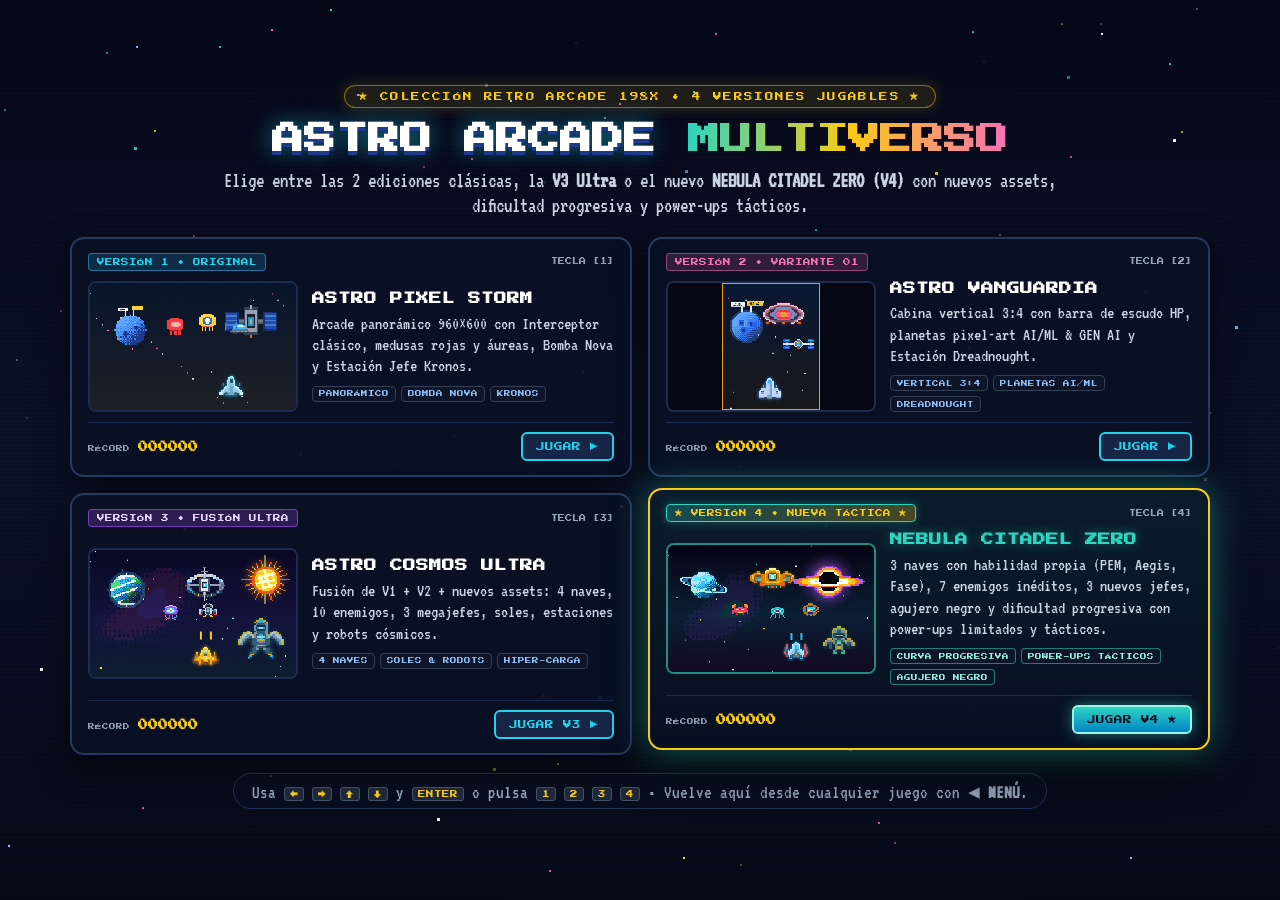
<file: index.html>
<!DOCTYPE html>
<html lang="es">
<head>
  <meta charset="UTF-8" />
  <meta name="viewport" content="width=device-width, initial-scale=1.0" />
  <title>RETRO ARCADE MULTIVERSO — Selector de Versiones</title>
  <link rel="preconnect" href="https://fonts.googleapis.com" />
  <link rel="preconnect" href="https://fonts.gstatic.com" crossorigin />
  <link href="https://fonts.googleapis.com/css2?family=Press+Start+2P&family=VT323&display=swap" rel="stylesheet" />
  <style>
    :root {
      --bg-void: #040712;
      --card-bg: rgba(10, 17, 36, 0.92);
      --cyan: #22d3ee;
      --teal: #2dd4bf;
      --gold: #facc15;
      --orange: #fb923c;
      --pink: #f472b6;
      --violet: #a855f7;
      --text: #f8fafc;
      --muted: #94a3b8;
      --font-pixel: "Press Start 2P", "Courier New", monospace;
      --font-retro: "VT323", "Courier New", monospace;
    }

    * {
      box-sizing: border-box;
      margin: 0;
      padding: 0;
    }

    html, body {
      min-height: 100%;
      background: var(--bg-void);
      color: var(--text);
      font-family: var(--font-pixel);
      overflow-x: hidden;
    }

    #bg-canvas {
      position: fixed;
      inset: 0;
      width: 100%;
      height: 100%;
      z-index: 0;
      image-rendering: pixelated;
    }

    .crt-lines {
      position: fixed;
      inset: 0;
      z-index: 1;
      pointer-events: none;
      background: repeating-linear-gradient(
        to bottom,
        rgba(255, 255, 255, 0) 0px,
        rgba(255, 255, 255, 0) 2px,
        rgba(0, 0, 0, 0.14) 3px,
        rgba(0, 0, 0, 0.14) 4px
      );
    }

    .launcher {
      position: relative;
      z-index: 2;
      max-width: 1180px;
      min-height: 100vh;
      margin: 0 auto;
      padding: 20px 20px 26px;
      display: flex;
      flex-direction: column;
      justify-content: center;
      align-items: center;
      gap: 18px;
    }

    .hero {
      text-align: center;
      max-width: 860px;
    }

    .coin-pill {
      display: inline-block;
      font-size: 8.5px;
      letter-spacing: 1.4px;
      color: var(--gold);
      background: rgba(250, 204, 21, 0.1);
      border: 1.5px solid rgba(250, 204, 21, 0.45);
      border-radius: 999px;
      padding: 6px 14px;
      margin-bottom: 10px;
      box-shadow: 0 0 14px rgba(250, 204, 21, 0.2);
    }

    h1 {
      font-size: clamp(20px, 3.2vw, 32px);
      line-height: 1.32;
      color: #fff;
      text-shadow: 0 4px 0 #1e3a8a, 0 0 22px rgba(34, 211, 238, 0.55);
      margin-bottom: 8px;
    }

    h1 span {
      background: linear-gradient(90deg, #2dd4bf, #facc15, #f472b6);
      -webkit-background-clip: text;
      background-clip: text;
      color: transparent;
      text-shadow: none;
    }

    .hero-sub {
      font-family: var(--font-retro);
      font-size: 21px;
      line-height: 1.2;
      color: #cbd5e1;
    }

    .cards-grid {
      width: 100%;
      display: grid;
      grid-template-columns: repeat(2, minmax(0, 1fr));
      gap: 16px;
      align-items: stretch;
    }

    .game-card {
      position: relative;
      display: flex;
      flex-direction: column;
      background: var(--card-bg);
      border: 2.5px solid #283a61;
      border-radius: 14px;
      padding: 14px 16px;
      text-decoration: none;
      color: inherit;
      transition: transform 0.18s ease, border-color 0.18s ease, box-shadow 0.18s ease;
      box-shadow: 0 12px 32px rgba(0, 0, 0, 0.55);
      overflow: hidden;
    }

    .game-card:hover,
    .game-card.focused {
      transform: translateY(-5px);
      border-color: var(--cyan);
      box-shadow: 0 0 26px rgba(34, 211, 238, 0.32), 0 16px 38px rgba(0, 0, 0, 0.65);
    }

    .game-card.featured {
      border-color: rgba(45, 212, 191, 0.8);
      background: linear-gradient(180deg, rgba(11, 30, 44, 0.95) 0%, rgba(8, 16, 32, 0.96) 100%);
      box-shadow: 0 0 26px rgba(45, 212, 191, 0.28), 0 14px 36px rgba(0, 0, 0, 0.65);
    }

    .game-card.featured:hover,
    .game-card.featured.focused {
      border-color: var(--gold);
      box-shadow: 0 0 34px rgba(45, 212, 191, 0.45), 0 18px 42px rgba(0, 0, 0, 0.72);
    }

    .card-top {
      display: flex;
      justify-content: space-between;
      align-items: center;
      gap: 8px;
      margin-bottom: 10px;
    }

    .ver-badge {
      font-size: 7.5px;
      padding: 4px 8px;
      border-radius: 4px;
      background: rgba(56, 189, 248, 0.16);
      border: 1px solid rgba(56, 189, 248, 0.5);
      color: var(--cyan);
    }

    .ver-badge.v2 {
      background: rgba(244, 114, 182, 0.16);
      border-color: rgba(244, 114, 182, 0.5);
      color: var(--pink);
    }

    .ver-badge.v3 {
      background: rgba(168, 85, 247, 0.22);
      border-color: rgba(168, 85, 247, 0.6);
      color: #e9d5ff;
    }

    .ver-badge.v4 {
      background: linear-gradient(90deg, rgba(45, 212, 191, 0.26), rgba(250, 204, 21, 0.25));
      border-color: var(--teal);
      color: var(--gold);
      box-shadow: 0 0 10px rgba(45, 212, 191, 0.35);
    }

    .key-hint {
      font-size: 7px;
      color: var(--muted);
    }

    .card-body-split {
      display: grid;
      grid-template-columns: 210px 1fr;
      gap: 14px;
      align-items: center;
      flex: 1;
      margin-bottom: 10px;
    }

    .preview-frame {
      width: 100%;
      aspect-ratio: 16 / 10;
      border-radius: 8px;
      overflow: hidden;
      border: 2px solid #1e2d4f;
      background: #060a16;
    }

    .game-card.featured .preview-frame {
      border-color: rgba(45, 212, 191, 0.65);
    }

    .preview-frame canvas {
      width: 100%;
      height: 100%;
      display: block;
      image-rendering: pixelated;
      image-rendering: crisp-edges;
    }

    .card-info {
      display: flex;
      flex-direction: column;
      gap: 6px;
    }

    .card-title {
      font-size: 12.5px;
      line-height: 1.35;
      color: #fff;
    }

    .game-card.featured .card-title {
      color: var(--teal);
      text-shadow: 0 0 12px rgba(45, 212, 191, 0.45);
    }

    .card-desc {
      font-family: var(--font-retro);
      font-size: 18px;
      line-height: 1.18;
      color: #cbd5e1;
    }

    .tags-list {
      display: flex;
      flex-wrap: wrap;
      gap: 5px;
      margin-top: 2px;
    }

    .tag {
      font-size: 6.5px;
      padding: 3.5px 6px;
      border-radius: 4px;
      background: rgba(15, 23, 42, 0.9);
      border: 1px solid #334155;
      color: #93c5fd;
    }

    .game-card.featured .tag {
      border-color: rgba(45, 212, 191, 0.55);
      color: #99f6e4;
    }

    .card-footer {
      display: flex;
      justify-content: space-between;
      align-items: center;
      gap: 8px;
      padding-top: 9px;
      border-top: 1px solid #1e2d4f;
    }

    .hi-box {
      display: flex;
      align-items: baseline;
      gap: 8px;
    }

    .hi-box span {
      font-size: 6.5px;
      color: var(--muted);
    }

    .hi-box strong {
      font-size: 10px;
      color: var(--gold);
    }

    .play-pill {
      font-size: 8.5px;
      padding: 8px 13px;
      border-radius: 6px;
      background: #172546;
      border: 2px solid var(--cyan);
      color: var(--cyan);
      transition: all 0.14s ease;
    }

    .game-card:hover .play-pill,
    .game-card.focused .play-pill {
      background: var(--cyan);
      color: #050814;
    }

    .game-card.featured .play-pill {
      background: linear-gradient(180deg, #2dd4bf 0%, #0284c7 100%);
      border-color: #99f6e4;
      color: #04101f;
      box-shadow: 0 0 14px rgba(45, 212, 191, 0.5);
    }

    .footer-bar {
      font-family: var(--font-retro);
      font-size: 19px;
      color: #94a3b8;
      text-align: center;
      background: rgba(9, 15, 31, 0.82);
      border: 1px solid #223357;
      border-radius: 999px;
      padding: 6px 18px;
    }

    .footer-bar kbd {
      font-family: var(--font-pixel);
      font-size: 7.5px;
      padding: 2px 5px;
      background: #1e293b;
      border: 1px solid #475569;
      border-radius: 3px;
      color: var(--gold);
    }

    @media (max-width: 980px) {
      .cards-grid {
        grid-template-columns: 1fr;
        max-width: 600px;
      }
    }

    @media (max-width: 560px) {
      .card-body-split {
        grid-template-columns: 1fr;
      }
    }
  </style>
</head>
<body>
  <canvas id="bg-canvas"></canvas>
  <div class="crt-lines"></div>

  <div class="launcher">
    <header class="hero">
      <div class="coin-pill">★ COLECCIÓN RETRO ARCADE 198X • 4 VERSIONES JUGABLES ★</div>
      <h1>ASTRO ARCADE <span>MULTIVERSO</span></h1>
      <p class="hero-sub">
        Elige entre las 2 ediciones clásicas, la <strong>V3 Ultra</strong> o el nuevo <strong>NEBULA CITADEL ZERO (V4)</strong> con nuevos assets, dificultad progresiva y power-ups tácticos.
      </p>
    </header>

    <section class="cards-grid" id="cards-grid">
      <!-- VERSION 1 -->
      <a class="game-card" data-idx="0" href="astro_pixel_storm.html">
        <div class="card-top">
          <span class="ver-badge">VERSIÓN 1 • ORIGINAL</span>
          <span class="key-hint">TECLA [1]</span>
        </div>
        <div class="card-body-split">
          <div class="preview-frame">
            <canvas id="preview-v1" width="320" height="200"></canvas>
          </div>
          <div class="card-info">
            <h2 class="card-title">ASTRO PIXEL STORM</h2>
            <p class="card-desc">
              Arcade panorámico 960×600 con Interceptor clásico, medusas rojas y áureas, Bomba Nova y Estación Jefe Kronos.
            </p>
            <div class="tags-list">
              <span class="tag">PANORÁMICO</span>
              <span class="tag">BOMBA NOVA</span>
              <span class="tag">KRONOS</span>
            </div>
          </div>
        </div>
        <div class="card-footer">
          <div class="hi-box">
            <span>RÉCORD</span>
            <strong id="hi-v1">000000</strong>
          </div>
          <span class="play-pill">JUGAR ▶</span>
        </div>
      </a>

      <!-- VERSION 2 -->
      <a class="game-card" data-idx="1" href="variante_juego_01/ai_studio_code.html">
        <div class="card-top">
          <span class="ver-badge v2">VERSIÓN 2 • VARIANTE 01</span>
          <span class="key-hint">TECLA [2]</span>
        </div>
        <div class="card-body-split">
          <div class="preview-frame">
            <canvas id="preview-v2" width="320" height="200"></canvas>
          </div>
          <div class="card-info">
            <h2 class="card-title">ASTRO VANGUARDIA</h2>
            <p class="card-desc">
              Cabina vertical 3:4 con barra de escudo HP, planetas pixel-art AI/ML &amp; GEN AI y Estación Dreadnought.
            </p>
            <div class="tags-list">
              <span class="tag">VERTICAL 3:4</span>
              <span class="tag">PLANETAS AI/ML</span>
              <span class="tag">DREADNOUGHT</span>
            </div>
          </div>
        </div>
        <div class="card-footer">
          <div class="hi-box">
            <span>RÉCORD</span>
            <strong id="hi-v2">000000</strong>
          </div>
          <span class="play-pill">JUGAR ▶</span>
        </div>
      </a>

      <!-- VERSION 3 -->
      <a class="game-card" data-idx="2" href="variante_juego_02/index.html">
        <div class="card-top">
          <span class="ver-badge v3">VERSIÓN 3 • FUSIÓN ULTRA</span>
          <span class="key-hint">TECLA [3]</span>
        </div>
        <div class="card-body-split">
          <div class="preview-frame">
            <canvas id="preview-v3" width="320" height="200"></canvas>
          </div>
          <div class="card-info">
            <h2 class="card-title">ASTRO COSMOS ULTRA</h2>
            <p class="card-desc">
              Fusión de V1 + V2 + nuevos assets: 4 naves, 10 enemigos, 3 megajefes, soles, estaciones y robots cósmicos.
            </p>
            <div class="tags-list">
              <span class="tag">4 NAVES</span>
              <span class="tag">SOLES &amp; ROBOTS</span>
              <span class="tag">HIPER-CARGA</span>
            </div>
          </div>
        </div>
        <div class="card-footer">
          <div class="hi-box">
            <span>RÉCORD</span>
            <strong id="hi-v3">000000</strong>
          </div>
          <span class="play-pill">JUGAR V3 ▶</span>
        </div>
      </a>

      <!-- VERSION 4 (NEW FEATURED) -->
      <a class="game-card featured focused" data-idx="3" href="variante_juego_03/index.html">
        <div class="card-top">
          <span class="ver-badge v4">★ VERSIÓN 4 • NUEVA TÁCTICA ★</span>
          <span class="key-hint">TECLA [4]</span>
        </div>
        <div class="card-body-split">
          <div class="preview-frame">
            <canvas id="preview-v4" width="320" height="200"></canvas>
          </div>
          <div class="card-info">
            <h2 class="card-title">NEBULA CITADEL ZERO</h2>
            <p class="card-desc">
              3 naves con habilidad propia (PEM, Aegis, Fase), 7 enemigos inéditos, 3 nuevos jefes, agujero negro y dificultad progresiva con power-ups limitados y tácticos.
            </p>
            <div class="tags-list">
              <span class="tag">CURVA PROGRESIVA</span>
              <span class="tag">POWER-UPS TÁCTICOS</span>
              <span class="tag">AGUJERO NEGRO</span>
            </div>
          </div>
        </div>
        <div class="card-footer">
          <div class="hi-box">
            <span>RÉCORD</span>
            <strong id="hi-v4">000000</strong>
          </div>
          <span class="play-pill">JUGAR V4 ★</span>
        </div>
      </a>
    </section>

    <footer class="footer-bar">
      Usa <kbd>←</kbd> <kbd>→</kbd> <kbd>↑</kbd> <kbd>↓</kbd> y <kbd>ENTER</kbd> o pulsa <kbd>1</kbd> <kbd>2</kbd> <kbd>3</kbd> <kbd>4</kbd> • Vuelve aquí desde cualquier juego con <strong>◀ MENÚ</strong>.
    </footer>
  </div>

  <!-- Load V3 & V4 asset packs for live cabinet previews -->
  <script src="variante_juego_02/assets.js"></script>
  <script src="variante_juego_03/assets.js"></script>
  <script>
    (() => {
      'use strict';
      const A = window.ASTRO_ASSETS;
      const N = window.NEBULA_ASSETS;

      // Saved high scores for all 4 versions
      document.getElementById('hi-v1').textContent = String(Number(localStorage.getItem('astro_pixel_storm_highscore_v1') || 0)).padStart(6, '0');
      document.getElementById('hi-v2').textContent = String(Number(localStorage.getItem('astro_vanguardia_hi') || 0)).padStart(6, '0');
      document.getElementById('hi-v3').textContent = String(Number(localStorage.getItem('astro_cosmos_ultra_highscore_v3') || 0)).padStart(6, '0');
      document.getElementById('hi-v4').textContent = String(Number(localStorage.getItem('nebula_citadel_zero_highscore_v4') || 0)).padStart(6, '0');

      const cards = Array.from(document.querySelectorAll('.game-card'));
      let selected = 3; // focus newest Version 4

      function setSelected(idx) {
        selected = (idx + cards.length) % cards.length;
        cards.forEach((c, i) => c.classList.toggle('focused', i === selected));
      }

      cards.forEach((card, i) => {
        card.addEventListener('mouseenter', () => setSelected(i));
      });

      window.addEventListener('keydown', (e) => {
        if (e.code === 'ArrowRight' || e.code === 'KeyD') setSelected(selected + 1);
        else if (e.code === 'ArrowLeft' || e.code === 'KeyA') setSelected(selected - 1);
        else if (e.code === 'ArrowDown' || e.code === 'KeyS') setSelected(selected + 2);
        else if (e.code === 'ArrowUp' || e.code === 'KeyW') setSelected(selected - 2);
        else if (e.code === 'Digit1') window.location.href = cards[0].getAttribute('href');
        else if (e.code === 'Digit2') window.location.href = cards[1].getAttribute('href');
        else if (e.code === 'Digit3') window.location.href = cards[2].getAttribute('href');
        else if (e.code === 'Digit4') window.location.href = cards[3].getAttribute('href');
        else if (e.code === 'Enter' || e.code === 'Space') {
          e.preventDefault();
          window.location.href = cards[selected].getAttribute('href');
        }
      });

      // Ambient Starfield
      const bgCanvas = document.getElementById('bg-canvas');
      const bgCtx = bgCanvas.getContext('2d');
      let bw = 0;
      let bh = 0;
      const bgStars = Array.from({ length: 120 }, () => ({
        x: Math.random(),
        y: Math.random(),
        spd: 0.014 + Math.random() * 0.048,
        sz: Math.random() < 0.25 ? 3 : 2,
        col: ['#ffffff', '#93c5fd', '#fde047', '#f472b6', '#2dd4bf'][Math.floor(Math.random() * 5)],
        ph: Math.random() * 6.28
      }));

      function resizeBg() {
        bw = bgCanvas.width = window.innerWidth;
        bh = bgCanvas.height = window.innerHeight;
        bgCtx.imageSmoothingEnabled = false;
      }
      window.addEventListener('resize', resizeBg);
      resizeBg();

      const ctx1 = document.getElementById('preview-v1').getContext('2d');
      const ctx2 = document.getElementById('preview-v2').getContext('2d');
      const ctx3 = document.getElementById('preview-v3').getContext('2d');
      const ctx4 = document.getElementById('preview-v4').getContext('2d');
      [ctx1, ctx2, ctx3, ctx4].forEach((c) => { c.imageSmoothingEnabled = false; });

      function drawScaled(ctx, img, cx, cy, scale) {
        const w = Math.round(img.width * scale);
        const h = Math.round(img.height * scale);
        ctx.drawImage(img, Math.round(cx - w / 2), Math.round(cy - h / 2), w, h);
      }

      function renderPreviewV1(t) {
        const W = 320, H = 200;
        const g = ctx1.createLinearGradient(0, 0, 0, H);
        g.addColorStop(0, '#09152b');
        g.addColorStop(1, '#1c2026');
        ctx1.fillStyle = g;
        ctx1.fillRect(0, 0, W, H);
        for (let i = 0; i < 22; i++) {
          ctx1.fillStyle = i % 3 === 0 ? '#f472b6' : '#cbd5e1';
          ctx1.fillRect((i * 47) % W, ((i * 31 + t * (16 + (i % 4) * 8)) % H), 2, 2);
        }
        drawScaled(ctx1, A.PLANETS[7].canvas, 62, 68, 0.54);
        ctx1.save();
        ctx1.globalAlpha = 0.72;
        drawScaled(ctx1, A.STATIONS[0].canvas, 250, 56 + Math.sin(t * 1.4) * 4, 0.54);
        ctx1.restore();
        const f = Math.floor(t * 4) % 2;
        const sway = Math.sin(t * 1.8) * 18;
        drawScaled(ctx1, f ? A.SPRITES.redJelly0 : A.SPRITES.redJelly1, 115 + sway, 68, 0.7);
        drawScaled(ctx1, f ? A.SPRITES.goldJelly0 : A.SPRITES.goldJelly1, 165 + sway, 62, 0.7);
        drawScaled(ctx1, A.SPRITES.ufo, 215 + sway, 72, 0.7);
        const sx = 160 + Math.sin(t * 1.5) * 60;
        const ly = 148 - ((t * 190) % 95);
        ctx1.fillStyle = '#3b82f6';
        ctx1.fillRect(sx - 10, ly, 3, 12);
        ctx1.fillRect(sx + 7, ly, 3, 12);
        drawScaled(ctx1, A.SHIPS.interceptor.sprite, sx, 162, 0.76);
      }

      function renderPreviewV2(t) {
        const W = 320, H = 200;
        ctx2.fillStyle = '#050814';
        ctx2.fillRect(0, 0, W, H);
        const cx0 = 85, cw = 150;
        const g = ctx2.createLinearGradient(0, 0, 0, H);
        g.addColorStop(0, '#091833');
        g.addColorStop(1, '#18181b');
        ctx2.fillStyle = g;
        ctx2.fillRect(cx0, 0, cw, H);
        ctx2.strokeStyle = '#f59e0b';
        ctx2.lineWidth = 2;
        ctx2.strokeRect(cx0, 1, cw, H - 2);
        ctx2.save();
        ctx2.beginPath();
        ctx2.rect(cx0 + 1, 1, cw - 2, H - 2);
        ctx2.clip();
        for (let i = 0; i < 16; i++) {
          ctx2.fillStyle = i % 4 === 0 ? '#f472b6' : '#e2e8f0';
          ctx2.fillRect(cx0 + 8 + (i * 23) % (cw - 16), (i * 29 + t * 24) % H, 2, 2);
        }
        drawScaled(ctx2, A.PLANETS[0].canvas, cx0 + 36, 62, 0.5);
        drawScaled(ctx2, A.STATIONS[1].canvas, cx0 + 118, 96, 0.42);
        drawScaled(ctx2, A.SPRITES.bossDreadnought, cx0 + cw / 2 + Math.sin(t * 1.4) * 20, 48, 0.45);
        const sx = cx0 + cw / 2 + Math.cos(t * 1.7) * 38;
        drawScaled(ctx2, A.SHIPS.vanguard.sprite, sx, 166, 0.72);
        ctx2.restore();
      }

      function renderPreviewV3(t) {
        const W = 320, H = 200;
        const g = ctx3.createLinearGradient(0, 0, 0, H);
        g.addColorStop(0, '#090924');
        g.addColorStop(0.55, '#13133b');
        g.addColorStop(1, '#0c1c2e');
        ctx3.fillStyle = g;
        ctx3.fillRect(0, 0, W, H);
        ctx3.save();
        ctx3.globalAlpha = 0.75;
        drawScaled(ctx3, A.NEBULAE[0], 110, 95, 0.6);
        ctx3.restore();
        drawScaled(ctx3, A.SUNS[0].canvas, 272, 46, 0.45 + Math.sin(t * 2) * 0.015);
        for (let i = 0; i < 24; i++) {
          ctx3.fillStyle = i % 3 === 0 ? '#67e8f9' : (i % 3 === 1 ? '#fde047' : '#ffffff');
          ctx3.fillRect((i * 41) % W, ((i * 23 + t * (18 + (i % 4) * 7)) % H), 2, 2);
        }
        drawScaled(ctx3, A.PLANETS[1].canvas, 56, 62, 0.48);
        drawScaled(ctx3, A.STATIONS[2].canvas, 178, 52 + Math.sin(t * 1.2) * 3, 0.42);
        ctx3.save();
        ctx3.globalAlpha = 0.88;
        drawScaled(ctx3, A.COSMIC_ROBOTS[0].canvas, 266, 134 + Math.sin(t * 1.8) * 5, 0.55);
        ctx3.restore();
        const f = Math.floor(t * 4.5) % 2;
        const sway = Math.sin(t * 2) * 18;
        drawScaled(ctx3, f ? A.SPRITES.plasmaJelly0 : A.SPRITES.plasmaJelly1, 108 + sway, 98, 0.65);
        drawScaled(ctx3, f ? A.SPRITES.mechBot0 : A.SPRITES.mechBot1, 166 + sway, 94, 0.65);
        const sx = 132 + Math.sin(t * 1.6) * 48;
        const ly = 148 - ((t * 210) % 90);
        ctx3.fillStyle = '#facc15';
        ctx3.fillRect(sx - 9, ly, 3, 12);
        ctx3.fillRect(sx + 6, ly, 3, 12);
        drawScaled(ctx3, A.SHIPS.valkyrie.sprite, sx, 166, 0.7);
      }

      function renderPreviewV4(t) {
        const W = 320, H = 200;
        const g = ctx4.createLinearGradient(0, 0, 0, H);
        g.addColorStop(0, '#070414');
        g.addColorStop(0.55, '#0b1e34');
        g.addColorStop(1, '#120a21');
        ctx4.fillStyle = g;
        ctx4.fillRect(0, 0, W, H);
        ctx4.save();
        ctx4.globalAlpha = 0.72;
        drawScaled(ctx4, N.NEBULAE[1], 110, 105, 0.58);
        ctx4.restore();
        // Pixel Black Hole + Aurora Ice Planet + Jade Guardian Robot!
        drawScaled(ctx4, N.CELESTIALS[2].canvas, 248, 56, 0.58 + Math.sin(t * 1.8) * 0.015);
        drawScaled(ctx4, N.PLANETS[0].canvas, 54, 62, 0.45);
        ctx4.save();
        ctx4.globalAlpha = 0.85;
        drawScaled(ctx4, N.ROBOTS[1].canvas, 266, 146 + Math.sin(t * 1.7) * 4, 0.62);
        ctx4.restore();

        for (let i = 0; i < 24; i++) {
          ctx4.fillStyle = i % 3 === 0 ? '#2dd4bf' : (i % 3 === 1 ? '#fde047' : '#ffffff');
          ctx4.fillRect((i * 37) % W, ((i * 29 + t * (16 + (i % 4) * 6)) % H), 2, 2);
        }

        // New V4 Enemies + Boss Solaris
        const f = Math.floor(t * 4.2) % 2;
        const sway = Math.sin(t * 1.7) * 16;
        drawScaled(ctx4, N.SPRITES.bossSolaris, 152 + sway * 0.6, 52, 0.48);
        drawScaled(ctx4, f ? N.SPRITES.crabGuard0 : N.SPRITES.crabGuard1, 96 + sway, 102, 0.68);
        drawScaled(ctx4, f ? N.SPRITES.voidSquid0 : N.SPRITES.voidSquid1, 154 + sway, 106, 0.68);
        drawScaled(ctx4, f ? N.SPRITES.hexTurret0 : N.SPRITES.hexTurret1, 206 + sway, 102, 0.66);

        // Halcón MK-IV + Pulse Lasers
        const sx = 148 + Math.sin(t * 1.5) * 52;
        const ly = 148 - ((t * 200) % 90);
        ctx4.fillStyle = '#38bdf8';
        ctx4.fillRect(sx - 9, ly, 3, 12);
        ctx4.fillRect(sx + 6, ly, 3, 12);
        drawScaled(ctx4, N.SHIPS.falcon.sprite, sx, 166, 0.72);
      }

      let last = performance.now();
      let elapsed = 0;
      function tick(now) {
        requestAnimationFrame(tick);
        const dt = Math.min(0.05, Math.max(0, (now - last) / 1000));
        last = now;
        elapsed += dt;

        const g = bgCtx.createLinearGradient(0, 0, 0, bh);
        g.addColorStop(0, '#050817');
        g.addColorStop(0.5, '#0b1229');
        g.addColorStop(1, '#070b18');
        bgCtx.fillStyle = g;
        bgCtx.fillRect(0, 0, bw, bh);

        for (const s of bgStars) {
          s.y += s.spd * dt;
          if (s.y > 1) { s.y = 0; s.x = Math.random(); }
          bgCtx.globalAlpha = 0.45 + 0.55 * Math.sin(elapsed * 2.5 + s.ph);
          bgCtx.fillStyle = s.col;
          bgCtx.fillRect(Math.round(s.x * bw), Math.round(s.y * bh), s.sz, s.sz);
        }
        bgCtx.globalAlpha = 1;

        renderPreviewV1(elapsed);
        renderPreviewV2(elapsed);
        renderPreviewV3(elapsed);
        renderPreviewV4(elapsed);
      }
      requestAnimationFrame(tick);
    })();
  </script>
</body>
</html>
</file>
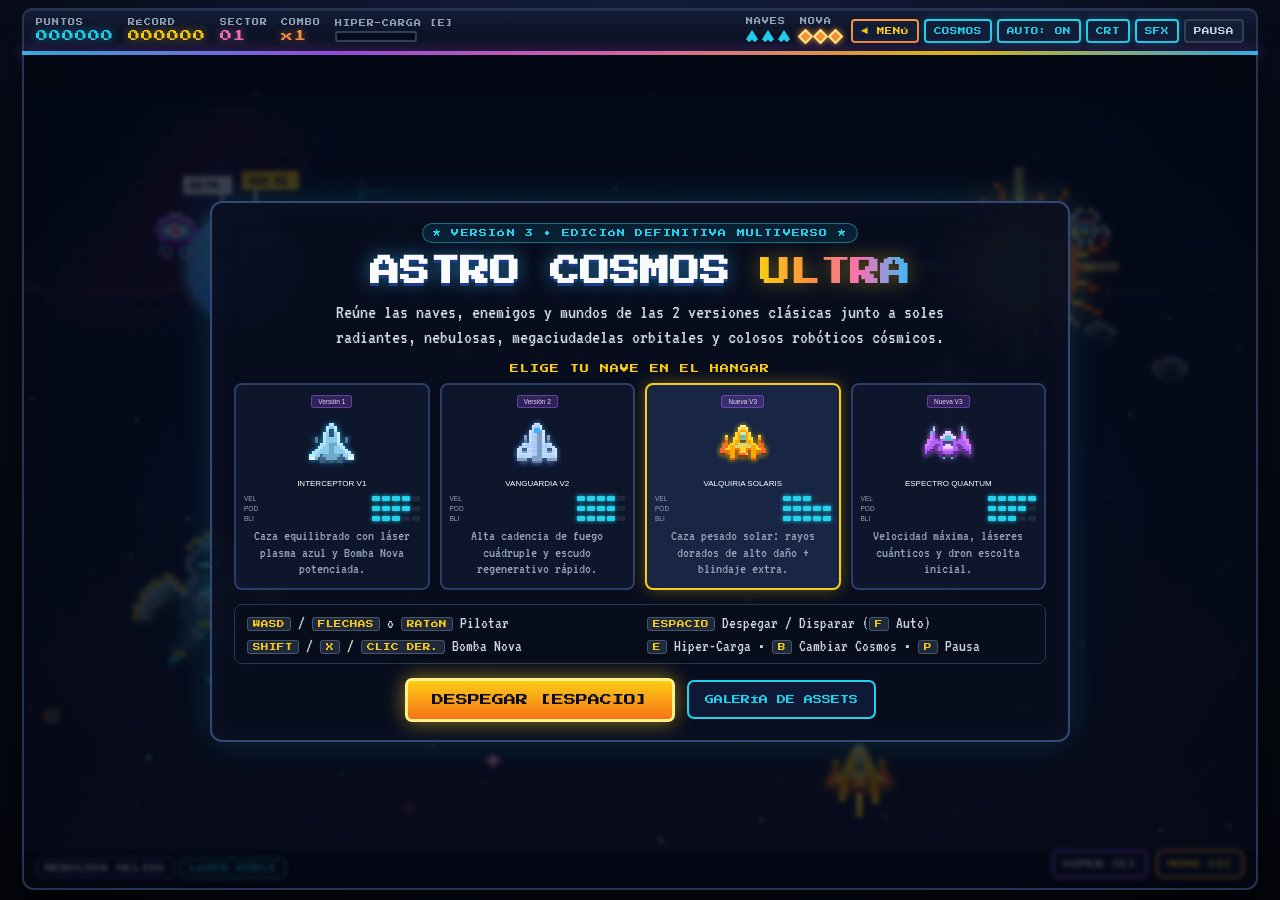
<file: variante_juego_02/index.html>
<!DOCTYPE html>
<html lang="es">
<head>
  <meta charset="UTF-8" />
  <meta name="viewport" content="width=device-width, initial-scale=1.0, maximum-scale=1.0, user-scalable=no" />
  <title>ASTRO COSMOS ULTRA — Edición Definitiva V3</title>
  <link rel="preconnect" href="https://fonts.googleapis.com" />
  <link rel="preconnect" href="https://fonts.gstatic.com" crossorigin />
  <link href="https://fonts.googleapis.com/css2?family=Press+Start+2P&family=VT323&display=swap" rel="stylesheet" />
  <link rel="stylesheet" href="style.css" />
</head>
<body>
  <div class="arcade-shell">
    <!-- Top HUD Bar -->
    <header class="hud-bar">
      <div class="hud-group">
        <div class="hud-item">
          <span class="hud-label">PUNTOS</span>
          <span id="hud-score" class="hud-value accent-cyan">000000</span>
        </div>
        <div class="hud-item">
          <span class="hud-label">RÉCORD</span>
          <span id="hud-high" class="hud-value accent-gold">000000</span>
        </div>
        <div class="hud-item">
          <span class="hud-label">SECTOR</span>
          <span id="hud-wave" class="hud-value accent-pink">01</span>
        </div>
        <div class="hud-item">
          <span class="hud-label">COMBO</span>
          <span id="hud-combo" class="hud-value accent-orange">x1</span>
        </div>
        <div class="hud-item">
          <span class="hud-label">HIPER-CARGA [E]</span>
          <div id="hyper-track" class="hyper-track">
            <div id="hyper-fill" class="hyper-fill"></div>
          </div>
        </div>
      </div>

      <div class="hud-group hud-right">
        <div class="hud-item">
          <span class="hud-label">NAVES</span>
          <div id="hud-lives" class="lives-strip"></div>
        </div>
        <div class="hud-item">
          <span class="hud-label">NOVA</span>
          <div id="hud-bombs" class="bombs-strip"></div>
        </div>
        <div class="hud-controls">
          <a href="../index.html" class="pixel-btn menu-btn" title="Volver al Selector de Versiones">◀ MENÚ</a>
          <button id="btn-biome" class="pixel-btn active" title="Cambiar panorama cósmico (B)">COSMOS</button>
          <button id="btn-autofire" class="pixel-btn active" title="Auto-disparo (F)">AUTO: ON</button>
          <button id="btn-crt" class="pixel-btn active" title="Efecto CRT (C)">CRT</button>
          <button id="btn-sound" class="pixel-btn active" title="Sonido y Música (M)">SFX</button>
          <button id="btn-pause" class="pixel-btn" title="Pausa (P)">PAUSA</button>
        </div>
      </div>
    </header>

    <div class="neon-divider"></div>

    <!-- Main Game Viewport -->
    <main class="stage-wrapper">
      <canvas id="game-canvas" width="1040" height="640"></canvas>
      <div id="crt-overlay" class="crt-overlay"></div>

      <!-- Boss Health Bar -->
      <div id="boss-hud" class="boss-hud hidden">
        <div class="boss-title-row">
          <span id="boss-name">ESTACIÓN ORBITAL KRONOS</span>
          <span id="boss-hp-text">100%</span>
        </div>
        <div class="boss-bar-track">
          <div id="boss-bar-fill" class="boss-bar-fill"></div>
        </div>
      </div>

      <!-- Bottom Status Pills -->
      <div class="weapon-hud">
        <span id="biome-badge" class="badge biome">NEBULOSA HELIOS</span>
        <span id="weapon-badge" class="badge">LÁSER DOBLE</span>
        <span id="drones-badge" class="badge drones hidden">DRONES x1</span>
        <span id="shield-badge" class="badge shield hidden">ESCUDO</span>
        <span id="overdrive-badge" class="badge overdrive hidden">HIPER-MODO</span>
      </div>

      <!-- Quick Action Buttons -->
      <div class="touch-controls">
        <button id="btn-touch-hyper" class="touch-btn hyper" title="Activar Hiper-Carga (E)">HIPER [E]</button>
        <button id="btn-touch-bomb" class="touch-btn" title="Lanzar Bomba Nova (Shift/X)">NOVA [X]</button>
      </div>

      <!-- Title & Ship Hangar Overlay -->
      <div id="overlay-start" class="screen-overlay">
        <div class="overlay-card">
          <div class="marquee-tag">★ VERSIÓN 3 • EDICIÓN DEFINITIVA MULTIVERSO ★</div>
          <h1 class="game-title">ASTRO COSMOS <span>ULTRA</span></h1>
          <p class="subtitle">
            Reúne las naves, enemigos y mundos de las 2 versiones clásicas junto a soles radiantes, nebulosas, megaciudadelas orbitales y colosos robóticos cósmicos.
          </p>

          <div class="hangar-title">ELIGE TU NAVE EN EL HANGAR</div>
          <div id="ship-grid" class="ship-grid"></div>

          <div class="controls-grid">
            <div><kbd>WASD</kbd> / <kbd>FLECHAS</kbd> o <kbd>RATÓN</kbd> Pilotar</div>
            <div><kbd>ESPACIO</kbd> Despegar / Disparar (<kbd>F</kbd> Auto)</div>
            <div><kbd>SHIFT</kbd> / <kbd>X</kbd> / <kbd>CLIC DER.</kbd> Bomba Nova</div>
            <div><kbd>E</kbd> Hiper-Carga • <kbd>B</kbd> Cambiar Cosmos • <kbd>P</kbd> Pausa</div>
          </div>

          <div class="cta-row">
            <button id="btn-start" class="cta-btn">DESPEGAR [ESPACIO]</button>
            <button id="btn-gallery" class="secondary-btn">GALERÍA DE ASSETS</button>
          </div>
        </div>
      </div>

      <!-- Asset Gallery Modal -->
      <div id="overlay-gallery" class="screen-overlay hidden">
        <div class="overlay-card gallery-card">
          <div class="gallery-header">
            <h2>ARCHIVO CÓSMICO — TODOS LOS ASSETS (V1 + V2 + V3)</h2>
            <button id="btn-close-gallery" class="pixel-btn">CERRAR [ESC]</button>
          </div>
          <div id="gallery-content"></div>
        </div>
      </div>

      <!-- Pause Overlay -->
      <div id="overlay-pause" class="screen-overlay hidden">
        <div class="overlay-card compact">
          <h2 class="pause-title">JUEGO EN PAUSA</h2>
          <p class="subtitle">Pulsa <kbd>P</kbd> o el botón para continuar defendiendo el cosmos.</p>
          <div class="btn-row">
            <button id="btn-resume" class="cta-btn">CONTINUAR</button>
            <button id="btn-restart-pause" class="pixel-btn large">REINICIAR</button>
            <button id="btn-hangar-pause" class="pixel-btn large">HANGAR</button>
          </div>
        </div>
      </div>

      <!-- Game Over Overlay -->
      <div id="overlay-gameover" class="screen-overlay hidden">
        <div class="overlay-card compact">
          <div class="marquee-tag danger">SEÑAL GALÁCTICA PERDIDA</div>
          <h2 class="gameover-title">GAME OVER</h2>
          <div class="final-stats">
            <div class="stat-box">
              <span>PUNTUACIÓN</span>
              <strong id="final-score">0</strong>
            </div>
            <div class="stat-box">
              <span>SECTOR</span>
              <strong id="final-wave">1</strong>
            </div>
            <div class="stat-box">
              <span>RÉCORD</span>
              <strong id="final-high">0</strong>
            </div>
          </div>
          <p id="new-record-msg" class="new-record hidden">★ ¡NUEVO RÉCORD DEL MULTIVERSO! ★</p>
          <div class="btn-row">
            <button id="btn-retry" class="cta-btn">REINTENTAR [ESPACIO]</button>
            <button id="btn-hangar-over" class="pixel-btn large">CAMBIAR NAVE</button>
          </div>
        </div>
      </div>
    </main>
  </div>

  <script src="assets.js"></script>
  <script src="game.js"></script>
</body>
</html>
</file>
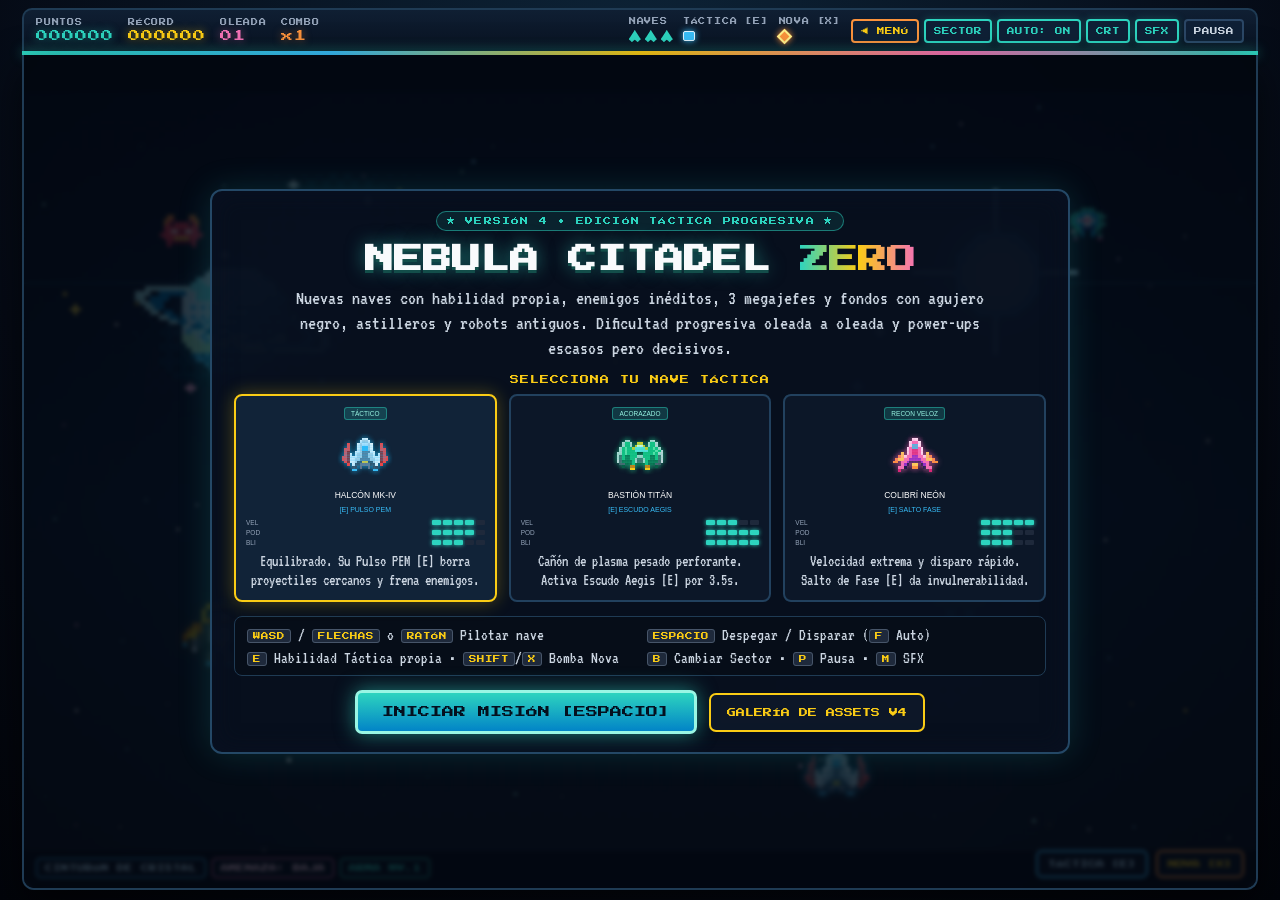
<file: variante_juego_03/index.html>
<!DOCTYPE html>
<html lang="es">
<head>
  <meta charset="UTF-8" />
  <meta name="viewport" content="width=device-width, initial-scale=1.0, maximum-scale=1.0, user-scalable=no" />
  <title>NEBULA CITADEL ZERO — Edición Táctica V4</title>
  <link rel="preconnect" href="https://fonts.googleapis.com" />
  <link rel="preconnect" href="https://fonts.gstatic.com" crossorigin />
  <link href="https://fonts.googleapis.com/css2?family=Press+Start+2P&family=VT323&display=swap" rel="stylesheet" />
  <link rel="stylesheet" href="style.css" />
</head>
<body>
  <div class="arcade-shell">
    <!-- Top HUD -->
    <header class="hud-bar">
      <div class="hud-group">
        <div class="hud-item">
          <span class="hud-label">PUNTOS</span>
          <span id="hud-score" class="hud-value accent-teal">000000</span>
        </div>
        <div class="hud-item">
          <span class="hud-label">RÉCORD</span>
          <span id="hud-high" class="hud-value accent-gold">000000</span>
        </div>
        <div class="hud-item">
          <span class="hud-label">OLEADA</span>
          <span id="hud-wave" class="hud-value accent-pink">01</span>
        </div>
        <div class="hud-item">
          <span class="hud-label">COMBO</span>
          <span id="hud-combo" class="hud-value accent-amber">x1</span>
        </div>
      </div>

      <div class="hud-group hud-right">
        <div class="hud-item">
          <span class="hud-label">NAVES</span>
          <div id="hud-lives" class="pip-strip"></div>
        </div>
        <div class="hud-item">
          <span class="hud-label">TÁCTICA [E]</span>
          <div id="hud-skills" class="pip-strip"></div>
        </div>
        <div class="hud-item">
          <span class="hud-label">NOVA [X]</span>
          <div id="hud-bombs" class="pip-strip"></div>
        </div>
        <div class="hud-controls">
          <a href="../index.html" class="pixel-btn menu-btn" title="Volver al Selector de Versiones">◀ MENÚ</a>
          <button id="btn-sector" class="pixel-btn active" title="Cambiar fondo cósmico (B)">SECTOR</button>
          <button id="btn-autofire" class="pixel-btn active" title="Auto-disparo (F)">AUTO: ON</button>
          <button id="btn-crt" class="pixel-btn active" title="Efecto CRT (C)">CRT</button>
          <button id="btn-sound" class="pixel-btn active" title="Sonido / Música (M)">SFX</button>
          <button id="btn-pause" class="pixel-btn" title="Pausa (P)">PAUSA</button>
        </div>
      </div>
    </header>

    <div class="neon-divider"></div>

    <!-- Main Stage -->
    <main class="stage-wrapper">
      <canvas id="game-canvas" width="1040" height="640"></canvas>
      <div id="crt-overlay" class="crt-overlay"></div>

      <!-- Boss Bar -->
      <div id="boss-hud" class="boss-hud hidden">
        <div class="boss-title-row">
          <span id="boss-name">ARCA SOLAR SOLARIS-IX</span>
          <span id="boss-hp-text">100%</span>
        </div>
        <div class="boss-bar-track">
          <div id="boss-bar-fill" class="boss-bar-fill"></div>
        </div>
      </div>

      <!-- Bottom Status Pills -->
      <div class="weapon-hud">
        <span id="sector-badge" class="badge sector">CINTURÓN DE CRISTAL</span>
        <span id="tier-badge" class="badge tier">AMENAZA: BAJA</span>
        <span id="weapon-badge" class="badge">ARMA NV.1</span>
        <span id="drone-badge" class="badge drone hidden">DRON 18s</span>
        <span id="shield-badge" class="badge shield hidden">ESCUDO</span>
      </div>

      <!-- Touch / Quick Actions -->
      <div class="touch-controls">
        <button id="btn-touch-skill" class="touch-btn skill" title="Habilidad Táctica de la nave (E)">TÁCTICA [E]</button>
        <button id="btn-touch-bomb" class="touch-btn" title="Bomba Nova (Shift / X)">NOVA [X]</button>
      </div>

      <!-- Start / Hangar Screen -->
      <div id="overlay-start" class="screen-overlay">
        <div class="overlay-card">
          <div class="marquee-tag">★ VERSIÓN 4 • EDICIÓN TÁCTICA PROGRESIVA ★</div>
          <h1 class="game-title">NEBULA CITADEL <span>ZERO</span></h1>
          <p class="subtitle">
            Nuevas naves con habilidad propia, enemigos inéditos, 3 megajefes y fondos con agujero negro, astilleros y robots antiguos. Dificultad progresiva oleada a oleada y power-ups escasos pero decisivos.
          </p>

          <div class="hangar-title">SELECCIONA TU NAVE TÁCTICA</div>
          <div id="ship-grid" class="ship-grid"></div>

          <div class="controls-grid">
            <div><kbd>WASD</kbd> / <kbd>FLECHAS</kbd> o <kbd>RATÓN</kbd> Pilotar nave</div>
            <div><kbd>ESPACIO</kbd> Despegar / Disparar (<kbd>F</kbd> Auto)</div>
            <div><kbd>E</kbd> Habilidad Táctica propia • <kbd>SHIFT</kbd>/<kbd>X</kbd> Bomba Nova</div>
            <div><kbd>B</kbd> Cambiar Sector • <kbd>P</kbd> Pausa • <kbd>M</kbd> SFX</div>
          </div>

          <div class="cta-row">
            <button id="btn-start" class="cta-btn">INICIAR MISIÓN [ESPACIO]</button>
            <button id="btn-gallery" class="secondary-btn">GALERÍA DE ASSETS V4</button>
          </div>
        </div>
      </div>

      <!-- Asset Gallery Modal -->
      <div id="overlay-gallery" class="screen-overlay hidden">
        <div class="overlay-card gallery-card">
          <div class="gallery-header">
            <h2>ARCHIVO NUEVOS ASSETS — NEBULA CITADEL ZERO (V4)</h2>
            <button id="btn-close-gallery" class="pixel-btn">CERRAR [ESC]</button>
          </div>
          <div id="gallery-content"></div>
        </div>
      </div>

      <!-- Pause Overlay -->
      <div id="overlay-pause" class="screen-overlay hidden">
        <div class="overlay-card compact">
          <h2 class="pause-title">MISIÓN EN PAUSA</h2>
          <p class="subtitle">Pulsa <kbd>P</kbd> para reanudar el combate.</p>
          <div class="btn-row">
            <button id="btn-resume" class="cta-btn">CONTINUAR</button>
            <button id="btn-restart-pause" class="pixel-btn large">REINICIAR</button>
            <button id="btn-hangar-pause" class="pixel-btn large">HANGAR</button>
          </div>
        </div>
      </div>

      <!-- Game Over Overlay -->
      <div id="overlay-gameover" class="screen-overlay hidden">
        <div class="overlay-card compact">
          <div class="marquee-tag danger">TRANSMISIÓN INTERRUMPIDA</div>
          <h2 class="gameover-title">GAME OVER</h2>
          <div class="final-stats">
            <div class="stat-box">
              <span>PUNTUACIÓN</span>
              <strong id="final-score">0</strong>
            </div>
            <div class="stat-box">
              <span>OLEADA</span>
              <strong id="final-wave">1</strong>
            </div>
            <div class="stat-box">
              <span>RÉCORD</span>
              <strong id="final-high">0</strong>
            </div>
          </div>
          <p id="new-record-msg" class="new-record hidden">★ ¡NUEVO RÉCORD TÁCTICO! ★</p>
          <div class="btn-row">
            <button id="btn-retry" class="cta-btn">REINTENTAR [ESPACIO]</button>
            <button id="btn-hangar-over" class="pixel-btn large">CAMBIAR NAVE</button>
          </div>
        </div>
      </div>
    </main>
  </div>

  <script src="assets.js"></script>
  <script src="game.js"></script>
</body>
</html>
</file>
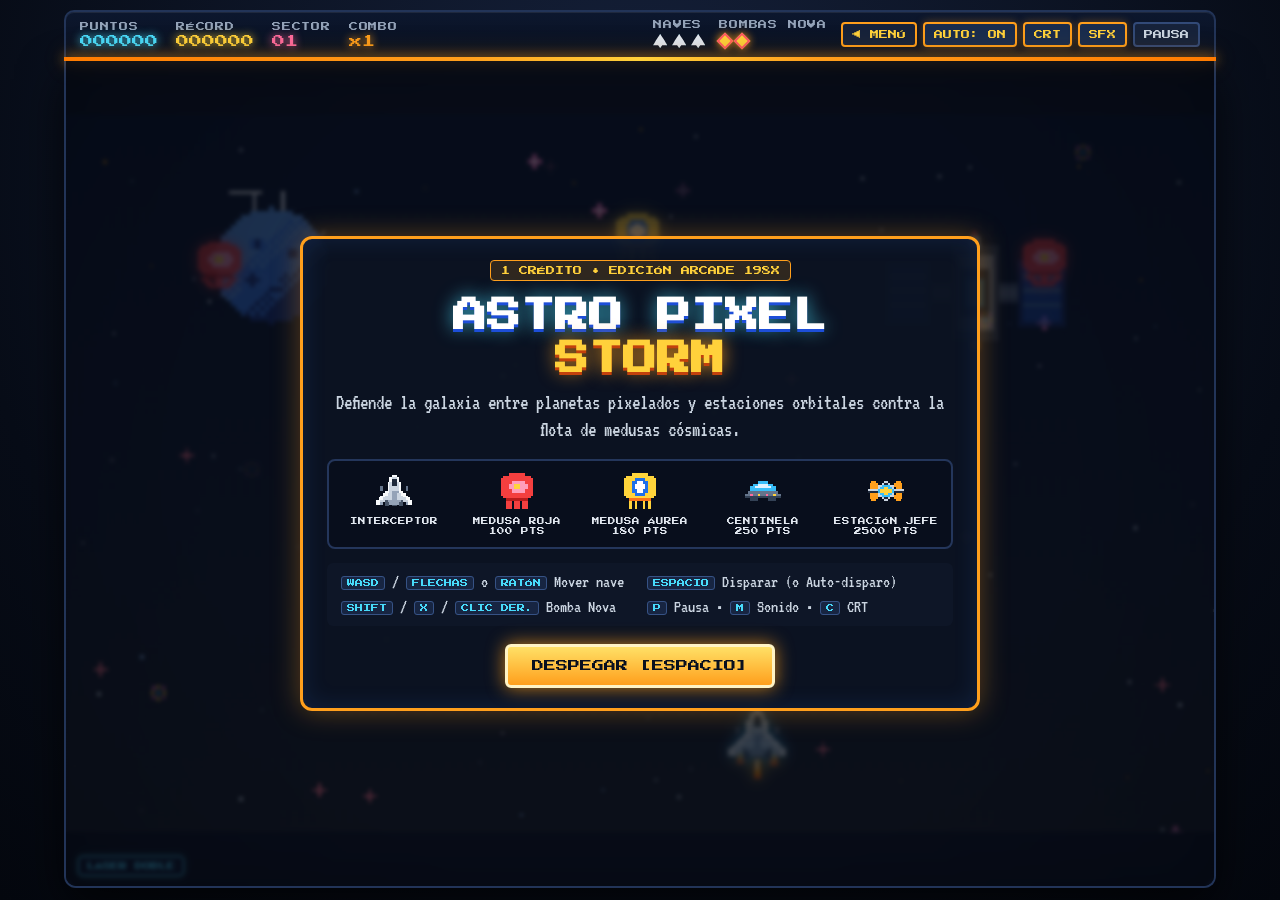
<file: astro_pixel_storm.html>
<!DOCTYPE html>
<html lang="es">
<head>
  <meta charset="UTF-8" />
  <meta name="viewport" content="width=device-width, initial-scale=1.0, maximum-scale=1.0, user-scalable=no" />
  <title>ASTRO PIXEL STORM — Arcade Retro</title>
  <link rel="preconnect" href="https://fonts.googleapis.com" />
  <link rel="preconnect" href="https://fonts.gstatic.com" crossorigin />
  <link href="https://fonts.googleapis.com/css2?family=Press+Start+2P&family=VT323&display=swap" rel="stylesheet" />
  <link rel="stylesheet" href="style.css" />
  <style>
    .menu-back-link {
      text-decoration: none;
      display: inline-flex;
      align-items: center;
      border-color: #ff9f1c !important;
      color: #ffd13b !important;
    }
    .menu-back-link:hover {
      background: rgba(255, 159, 28, 0.22) !important;
      color: #ffffff !important;
    }
  </style>
</head>
<body>
  <div class="arcade-shell">
    <!-- Top Arcade Marquee / HUD Bar -->
    <header class="hud-bar">
      <div class="hud-group">
        <div class="hud-item">
          <span class="hud-label">PUNTOS</span>
          <span id="hud-score" class="hud-value accent-cyan">000000</span>
        </div>
        <div class="hud-item">
          <span class="hud-label">RÉCORD</span>
          <span id="hud-high" class="hud-value accent-gold">000000</span>
        </div>
        <div class="hud-item">
          <span class="hud-label">SECTOR</span>
          <span id="hud-wave" class="hud-value accent-pink">01</span>
        </div>
        <div class="hud-item">
          <span class="hud-label">COMBO</span>
          <span id="hud-combo" class="hud-value accent-orange">x1</span>
        </div>
      </div>

      <div class="hud-group hud-right">
        <div class="hud-item">
          <span class="hud-label">NAVES</span>
          <div id="hud-lives" class="lives-strip"></div>
        </div>
        <div class="hud-item">
          <span class="hud-label">BOMBAS NOVA</span>
          <div id="hud-bombs" class="bombs-strip"></div>
        </div>
        <div class="hud-controls">
          <a href="index.html" class="pixel-btn menu-back-link" title="Volver al selector de versiones">◀ MENÚ</a>
          <button id="btn-autofire" class="pixel-btn active" title="Auto-disparo (F)">AUTO: ON</button>
          <button id="btn-crt" class="pixel-btn active" title="Efecto CRT (C)">CRT</button>
          <button id="btn-sound" class="pixel-btn active" title="Sonido / Música (M)">SFX</button>
          <button id="btn-pause" class="pixel-btn" title="Pausa (P)">PAUSA</button>
        </div>
      </div>
    </header>

    <!-- Neon Orange Arcade Divider (inspired by Image 2) -->
    <div class="neon-divider"></div>

    <!-- Main Game Viewport -->
    <main class="stage-wrapper">
      <canvas id="game-canvas" width="960" height="600"></canvas>
      <div id="crt-overlay" class="crt-overlay"></div>

      <!-- Boss Health Bar Overlay -->
      <div id="boss-hud" class="boss-hud hidden">
        <div class="boss-title-row">
          <span id="boss-name">ESTACIÓN ORBITAL KRONOS</span>
          <span id="boss-hp-text">100%</span>
        </div>
        <div class="boss-bar-track">
          <div id="boss-bar-fill" class="boss-bar-fill"></div>
        </div>
      </div>

      <!-- Powerup / Weapon Status Pill -->
      <div id="weapon-hud" class="weapon-hud">
        <span id="weapon-badge" class="badge">LÁSER DOBLE</span>
        <span id="shield-badge" class="badge shield hidden">ESCUDO ACTIVO</span>
        <span id="overdrive-badge" class="badge overdrive hidden">TURBO</span>
      </div>

      <!-- Start / Title Screen Overlay -->
      <div id="overlay-start" class="screen-overlay">
        <div class="overlay-card">
          <div class="marquee-tag">1 CRÉDITO • EDICIÓN ARCADE 198X</div>
          <h1 class="game-title">ASTRO PIXEL<br /><span>STORM</span></h1>
          <p class="subtitle">
            Defiende la galaxia entre planetas pixelados y estaciones orbitales contra la flota de medusas cósmicas.
          </p>

          <div class="enemy-showcase">
            <div class="showcase-item">
              <canvas class="mini-sprite" data-sprite="player" width="44" height="44"></canvas>
              <span>INTERCEPTOR</span>
            </div>
            <div class="showcase-item">
              <canvas class="mini-sprite" data-sprite="redJelly" width="44" height="44"></canvas>
              <span>MEDUSA ROJA<br />100 PTS</span>
            </div>
            <div class="showcase-item">
              <canvas class="mini-sprite" data-sprite="goldJelly" width="44" height="44"></canvas>
              <span>MEDUSA ÁUREA<br />180 PTS</span>
            </div>
            <div class="showcase-item">
              <canvas class="mini-sprite" data-sprite="ufo" width="44" height="44"></canvas>
              <span>CENTINELA<br />250 PTS</span>
            </div>
            <div class="showcase-item">
              <canvas class="mini-sprite" data-sprite="stationMini" width="44" height="44"></canvas>
              <span>ESTACIÓN JEFE<br />2500 PTS</span>
            </div>
          </div>

          <div class="controls-grid">
            <div><kbd>WASD</kbd> / <kbd>FLECHAS</kbd> o <kbd>RATÓN</kbd> Mover nave</div>
            <div><kbd>ESPACIO</kbd> Disparar (o Auto-disparo)</div>
            <div><kbd>SHIFT</kbd> / <kbd>X</kbd> / <kbd>CLIC DER.</kbd> Bomba Nova</div>
            <div><kbd>P</kbd> Pausa • <kbd>M</kbd> Sonido • <kbd>C</kbd> CRT</div>
          </div>

          <button id="btn-start" class="cta-btn">DESPEGAR [ESPACIO]</button>
        </div>
      </div>

      <!-- Pause Overlay -->
      <div id="overlay-pause" class="screen-overlay hidden">
        <div class="overlay-card compact">
          <h2 class="pause-title">JUEGO EN PAUSA</h2>
          <p class="subtitle">Pulsa <kbd>P</kbd> o el botón para continuar la misión.</p>
          <div class="btn-row">
            <button id="btn-resume" class="cta-btn">CONTINUAR</button>
            <button id="btn-restart-pause" class="pixel-btn large">REINICIAR</button>
          </div>
        </div>
      </div>

      <!-- Game Over Overlay -->
      <div id="overlay-gameover" class="screen-overlay hidden">
        <div class="overlay-card compact">
          <div id="gameover-tag" class="marquee-tag danger">SEÑAL PERDIDA</div>
          <h2 class="gameover-title">GAME OVER</h2>
          <div class="final-stats">
            <div class="stat-box">
              <span>PUNTUACIÓN</span>
              <strong id="final-score">0</strong>
            </div>
            <div class="stat-box">
              <span>SECTOR ALCANZADO</span>
              <strong id="final-wave">1</strong>
            </div>
            <div class="stat-box">
              <span>RÉCORD</span>
              <strong id="final-high">0</strong>
            </div>
          </div>
          <p id="new-record-msg" class="new-record hidden">★ ¡NUEVO RÉCORD GALÁCTICO! ★</p>
          <button id="btn-retry" class="cta-btn">INSERTAR MONEDA [ESPACIO]</button>
        </div>
      </div>

      <!-- Mobile / Touch Quick Controls -->
      <div class="touch-controls">
        <button id="btn-touch-bomb" class="touch-btn">BOMBA NOVA</button>
      </div>
    </main>
  </div>

  <script src="game.js"></script>
</body>
</html>
</file>
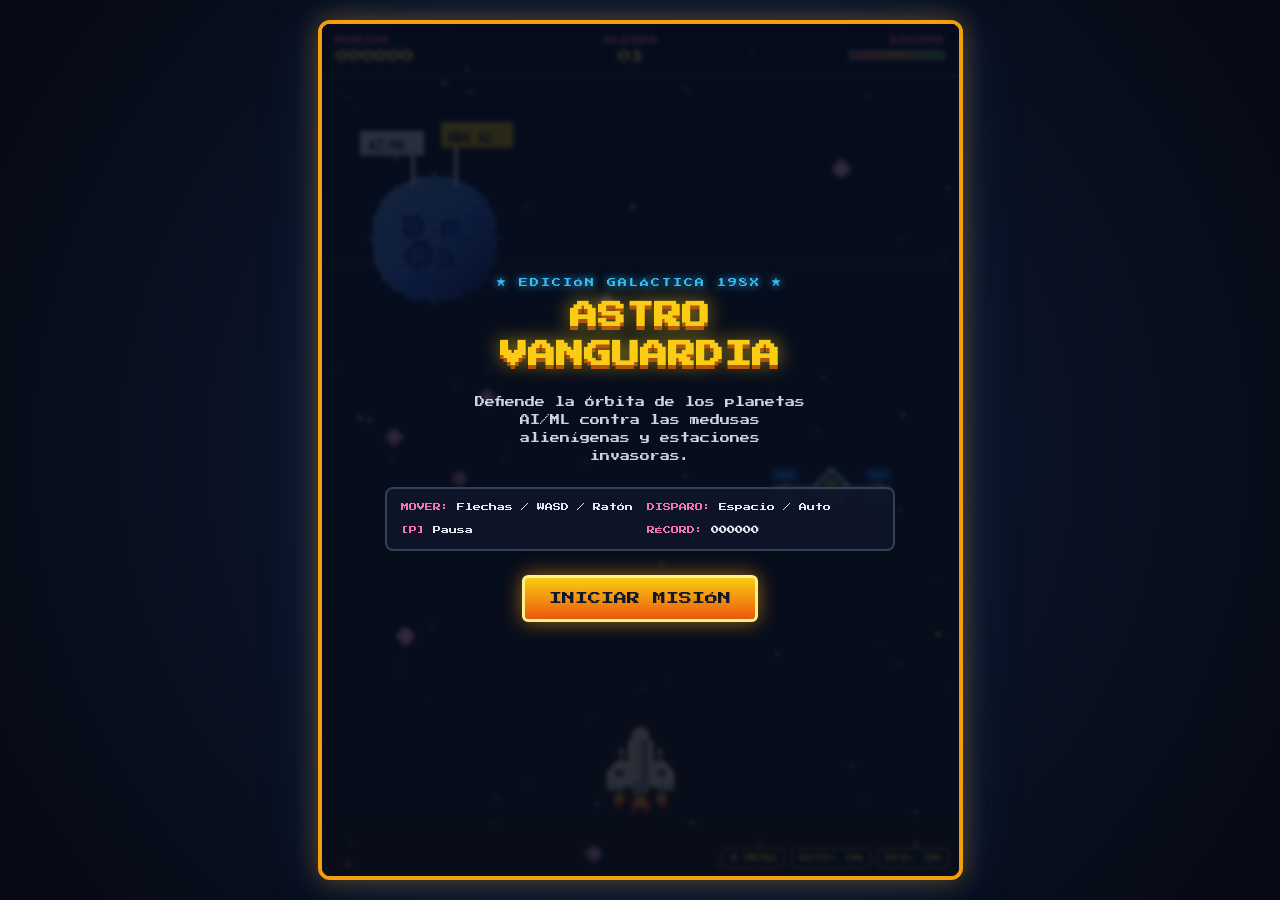
<file: variante_juego_01/ai_studio_code.html>
<!DOCTYPE html>
<html lang="es">
<head>
  <meta charset="UTF-8" />
  <meta name="viewport" content="width=device-width, initial-scale=1.0, maximum-scale=1.0, user-scalable=no" />
  <title>ASTRO VANGUARDIA // Arcade Retro</title>
  <link rel="preconnect" href="https://fonts.googleapis.com">
  <link href="https://fonts.googleapis.com/css2?family=Press+Start+2P&display=swap" rel="stylesheet">
  <style>
    * {
      box-sizing: border-box;
      margin: 0;
      padding: 0;
      user-select: none;
      -webkit-user-select: none;
    }

    body {
      background: radial-gradient(circle at center, #0d1b36 0%, #060913 100%);
      color: #f8fafc;
      font-family: 'Press Start 2P', 'Courier New', monospace;
      height: 100vh;
      width: 100vw;
      overflow: hidden;
      display: flex;
      align-items: center;
      justify-content: center;
    }

    #arcade-cabinet {
      position: relative;
      height: min(96vh, 860px);
      aspect-ratio: 3 / 4;
      max-width: 96vw;
      border: 4px solid #f59e0b;
      border-radius: 12px;
      box-shadow:
        0 0 25px rgba(245, 158, 11, 0.35),
        0 0 60px rgba(59, 130, 246, 0.2),
        inset 0 0 20px rgba(0, 0, 0, 0.8);
      background: #0b1326;
      overflow: hidden;
    }

    canvas {
      display: block;
      width: 100%;
      height: 100%;
      image-rendering: pixelated;
      image-rendering: crisp-edges;
      cursor: crosshair;
    }

    /* Efecto sutil CRT */
    .scanlines {
      position: absolute;
      inset: 0;
      pointer-events: none;
      background: repeating-linear-gradient(
        to bottom,
        rgba(255, 255, 255, 0) 0px,
        rgba(255, 255, 255, 0) 2px,
        rgba(0, 0, 0, 0.14) 3px,
        rgba(0, 0, 0, 0.14) 4px
      );
      z-index: 5;
    }

    /* HUD Superior */
    #hud {
      position: absolute;
      top: 0;
      left: 0;
      right: 0;
      padding: 12px 14px;
      display: flex;
      justify-content: space-between;
      align-items: flex-start;
      pointer-events: none;
      z-index: 6;
      background: linear-gradient(to bottom, rgba(7, 13, 28, 0.9) 0%, rgba(7, 13, 28, 0) 100%);
      border-bottom: 2px solid rgba(245, 158, 11, 0.35);
    }

    .hud-block {
      display: flex;
      flex-direction: column;
      gap: 6px;
    }

    .hud-label {
      font-size: 8px;
      color: #f472b6;
      letter-spacing: 1px;
      text-shadow: 0 0 6px rgba(244, 114, 182, 0.6);
    }

    .hud-value {
      font-size: 13px;
      color: #fef08a;
      text-shadow: 0 0 8px rgba(250, 204, 21, 0.6);
    }

    .hud-center {
      align-items: center;
      text-align: center;
    }

    .hud-right {
      align-items: flex-end;
    }

    #hp-bar-wrap {
      width: 96px;
      height: 10px;
      border: 2px solid #94a3b8;
      background: #0f172a;
      padding: 1px;
    }

    #hp-bar {
      width: 100%;
      height: 100%;
      background: linear-gradient(90deg, #ef4444, #f59e0b, #22c55e);
      transition: width 0.15s ease;
    }

    #controls-bar {
      position: absolute;
      bottom: 8px;
      right: 10px;
      z-index: 7;
      display: flex;
      gap: 6px;
    }

    .mini-btn {
      font-family: inherit;
      font-size: 8px;
      padding: 5px 7px;
      background: rgba(15, 23, 42, 0.85);
      color: #93c5fd;
      border: 1px solid #3b82f6;
      border-radius: 4px;
      cursor: pointer;
      transition: all 0.15s;
    }

    .mini-btn:hover {
      background: #1d4ed8;
      color: #fff;
    }

    .mini-btn.active {
      border-color: #facc15;
      color: #facc15;
    }

    /* Pantallas de superposición */
    .overlay {
      position: absolute;
      inset: 0;
      z-index: 10;
      display: flex;
      flex-direction: column;
      align-items: center;
      justify-content: center;
      text-align: center;
      padding: 24px;
      background: rgba(6, 12, 26, 0.82);
      backdrop-filter: blur(2px);
    }

    .overlay.hidden {
      display: none;
    }

    .title-badge {
      font-size: 9px;
      color: #38bdf8;
      letter-spacing: 2px;
      margin-bottom: 10px;
      text-shadow: 0 0 8px #38bdf8;
    }

    h1 {
      font-size: clamp(20px, 4.2vw, 28px);
      line-height: 1.4;
      color: #facc15;
      text-shadow:
        0 4px 0 #b45309,
        0 0 20px rgba(250, 204, 21, 0.7);
      margin-bottom: 18px;
    }

    .subtitle {
      font-size: 10px;
      line-height: 1.8;
      color: #cbd5e1;
      max-width: 340px;
      margin-bottom: 22px;
    }

    .legend-box {
      display: grid;
      grid-template-columns: 1fr 1fr;
      gap: 10px 14px;
      background: rgba(15, 23, 42, 0.85);
      border: 2px solid #334155;
      border-radius: 8px;
      padding: 12px 14px;
      margin-bottom: 24px;
      font-size: 8px;
      text-align: left;
      color: #e2e8f0;
      line-height: 1.6;
    }

    .legend-box span {
      color: #f472b6;
    }

    .btn-primary {
      font-family: inherit;
      font-size: 13px;
      padding: 14px 24px;
      background: linear-gradient(180deg, #facc15 0%, #ea580c 100%);
      color: #0f172a;
      border: 3px solid #fef08a;
      border-radius: 6px;
      cursor: pointer;
      box-shadow: 0 0 20px rgba(245, 158, 11, 0.6);
      transition: transform 0.1s, box-shadow 0.1s;
    }

    .btn-primary:hover {
      transform: scale(1.05);
      box-shadow: 0 0 30px rgba(250, 204, 21, 0.9);
    }

    .btn-primary:active {
      transform: scale(0.97);
    }

    .final-stats {
      margin: 14px 0 22px;
      font-size: 11px;
      line-height: 2;
      color: #93c5fd;
    }

    .final-stats b {
      color: #facc15;
    }

    #boss-hud {
      position: absolute;
      top: 58px;
      left: 50%;
      transform: translateX(-50%);
      width: 78%;
      z-index: 6;
      pointer-events: none;
      display: none;
      text-align: center;
    }

    #boss-name {
      font-size: 9px;
      color: #fb7185;
      margin-bottom: 5px;
      text-shadow: 0 0 8px #ef4444;
    }

    #boss-bar-wrap {
      width: 100%;
      height: 12px;
      background: #0f172a;
      border: 2px solid #f43f5e;
      padding: 2px;
    }

    #boss-bar {
      width: 100%;
      height: 100%;
      background: linear-gradient(90deg, #ef4444, #f472b6, #facc15);
      transition: width 0.1s linear;
    }
  </style>
</head>
<body>
  <div id="arcade-cabinet">
    <canvas id="gameCanvas" width="450" height="600"></canvas>
    <div class="scanlines"></div>

    <!-- HUD -->
    <div id="hud">
      <div class="hud-block">
        <div class="hud-label">PUNTOS</div>
        <div class="hud-value" id="scoreVal">000000</div>
      </div>
      <div class="hud-block hud-center">
        <div class="hud-label">OLEADA</div>
        <div class="hud-value" id="waveVal">01</div>
      </div>
      <div class="hud-block hud-right">
        <div class="hud-label">ESCUDO</div>
        <div id="hp-bar-wrap"><div id="hp-bar"></div></div>
      </div>
    </div>

    <!-- Barra de Jefe -->
    <div id="boss-hud">
      <div id="boss-name">ESTACIÓN DREADNOUGHT</div>
      <div id="boss-bar-wrap"><div id="boss-bar"></div></div>
    </div>

    <!-- Botones rápidos -->
    <div id="controls-bar">
      <a class="mini-btn" href="../index.html" title="Volver al selector" style="text-decoration:none;border-color:#f59e0b;color:#facc15;">◀ MENÚ</a>
      <button class="mini-btn active" id="btnAutoFire" title="Disparo automático">AUTO: ON</button>
      <button class="mini-btn active" id="btnSound" title="Sonido retro">SFX: ON</button>
    </div>

    <!-- Pantalla de Inicio -->
    <div class="overlay" id="startScreen">
      <div class="title-badge">★ EDICIÓN GALÁCTICA 198X ★</div>
      <h1>ASTRO<br>VANGUARDIA</h1>
      <p class="subtitle">
        Defiende la órbita de los planetas AI/ML contra las medusas alienígenas y estaciones invasoras.
      </p>
      <div class="legend-box">
        <div><span>MOVER:</span> Flechas / WASD / Ratón</div>
        <div><span>DISPARO:</span> Espacio / Auto</div>
        <div><span>[P]</span> Pausa</div>
        <div><span>RÉCORD:</span> <b id="startHiScore">000000</b></div>
      </div>
      <button class="btn-primary" id="startBtn">INICIAR MISIÓN</button>
    </div>

    <!-- Pantalla de Game Over -->
    <div class="overlay hidden" id="gameOverScreen">
      <div class="title-badge" style="color:#fb7185;">SEÑAL PERDIDA</div>
      <h1 style="color:#ef4444; text-shadow: 0 4px 0 #7f1d1d, 0 0 20px rgba(239,68,68,0.8);">FIN DEL JUEGO</h1>
      <div class="final-stats">
        PUNTUACIÓN: <b id="finalScore">0</b><br>
        OLEADA ALCANZADA: <b id="finalWave">1</b><br>
        MEJOR RÉCORD: <b id="finalHiScore">0</b>
      </div>
      <button class="btn-primary" id="restartBtn">REINTENTAR</button>
    </div>
  </div>

  <script>
    (() => {
      const canvas = document.getElementById('gameCanvas');
      const ctx = canvas.getContext('2d');
      ctx.imageSmoothingEnabled = false;

      const W = canvas.width;
      const H = canvas.height;

      // UI Elements
      const scoreEl = document.getElementById('scoreVal');
      const waveEl = document.getElementById('waveVal');
      const hpBar = document.getElementById('hp-bar');
      const bossHud = document.getElementById('boss-hud');
      const bossNameEl = document.getElementById('boss-name');
      const bossBar = document.getElementById('boss-bar');
      const startScreen = document.getElementById('startScreen');
      const gameOverScreen = document.getElementById('gameOverScreen');
      const startHiScoreEl = document.getElementById('startHiScore');
      const finalScoreEl = document.getElementById('finalScore');
      const finalWaveEl = document.getElementById('finalWave');
      const finalHiScoreEl = document.getElementById('finalHiScore');
      const btnAutoFire = document.getElementById('btnAutoFire');
      const btnSound = document.getElementById('btnSound');

      let hiScore = parseInt(localStorage.getItem('astro_vanguardia_hi') || '0', 10);
      startHiScoreEl.textContent = String(hiScore).padStart(6, '0');

      // ============================================================
      // 1. SINTETIZADOR DE AUDIO RETRO 8-BITS (Web Audio API)
      // ============================================================
      let audioCtx = null;
      let soundEnabled = true;

      function initAudio() {
        if (!audioCtx) {
          const AudioContextClass = window.AudioContext || window.webkitAudioContext;
          if (AudioContextClass) audioCtx = new AudioContextClass();
        }
        if (audioCtx && audioCtx.state === 'suspended') {
          audioCtx.resume();
        }
      }

      function playTone(type, freqStart, freqEnd, duration, gainVol = 0.08) {
        if (!soundEnabled || !audioCtx) return;
        const now = audioCtx.currentTime;
        const osc = audioCtx.createOscillator();
        const gain = audioCtx.createGain();
        osc.type = type;
        osc.frequency.setValueAtTime(freqStart, now);
        osc.frequency.exponentialRampToValueAtTime(Math.max(20, freqEnd), now + duration);
        gain.gain.setValueAtTime(gainVol, now);
        gain.gain.exponentialRampToValueAtTime(0.001, now + duration);
        osc.connect(gain);
        gain.connect(audioCtx.destination);
        osc.start(now);
        osc.stop(now + duration);
      }

      function playNoise(duration = 0.2, gainVol = 0.1) {
        if (!soundEnabled || !audioCtx) return;
        const bufferSize = Math.floor(audioCtx.sampleRate * duration);
        const buffer = audioCtx.createBuffer(1, bufferSize, audioCtx.sampleRate);
        const data = buffer.getChannelData(0);
        for (let i = 0; i < bufferSize; i++) {
          data[i] = (Math.random() * 2 - 1) * (1 - i / bufferSize);
        }
        const noise = audioCtx.createBufferSource();
        noise.buffer = buffer;
        const filter = audioCtx.createBiquadFilter();
        filter.type = 'lowpass';
        filter.frequency.value = 900;
        const gain = audioCtx.createGain();
        gain.gain.setValueAtTime(gainVol, audioCtx.currentTime);
        gain.gain.exponentialRampToValueAtTime(0.001, audioCtx.currentTime + duration);
        noise.connect(filter);
        filter.connect(gain);
        gain.connect(audioCtx.destination);
        noise.start();
      }

      const SFX = {
        laser: () => playTone('square', 820, 220, 0.08, 0.045),
        enemyHit: () => playTone('triangle', 320, 140, 0.06, 0.06),
        explode: () => {
          playNoise(0.22, 0.11);
          playTone('sawtooth', 160, 40, 0.22, 0.07);
        },
        bigExplode: () => {
          playNoise(0.55, 0.16);
          playTone('sawtooth', 120, 28, 0.55, 0.1);
        },
        powerup: () => {
          playTone('square', 440, 660, 0.08, 0.06);
          setTimeout(() => playTone('square', 660, 990, 0.12, 0.06), 70);
        },
        damage: () => {
          playNoise(0.18, 0.14);
          playTone('sawtooth', 190, 65, 0.2, 0.09);
        },
        bossAlarm: () => {
          playTone('sawtooth', 260, 420, 0.22, 0.07);
          setTimeout(() => playTone('sawtooth', 260, 420, 0.22, 0.07), 260);
        }
      };

      // ============================================================
      // 2. GENERADOR DE SPRITES PIXEL ART (Basado en tus imágenes)
      // ============================================================
      function createSprite(grid, palette, pixelSize = 3, glowColor = null, glowBlur = 0) {
        const rows = grid.length;
        const cols = grid[0].length;
        const pad = glowBlur ? Math.ceil(glowBlur * 1.4) : 0;
        const c = document.createElement('canvas');
        c.width = cols * pixelSize + pad * 2;
        c.height = rows * pixelSize + pad * 2;
        const g = c.getContext('2d');
        g.imageSmoothingEnabled = false;

        if (glowColor && glowBlur > 0) {
          g.shadowColor = glowColor;
          g.shadowBlur = glowBlur;
        }

        for (let y = 0; y < rows; y++) {
          for (let x = 0; x < cols; x++) {
            const ch = grid[y][x];
            if (ch === '.' || !palette[ch]) continue;
            g.fillStyle = palette[ch];
            g.fillRect(pad + x * pixelSize, pad + y * pixelSize, pixelSize, pixelSize);
          }
        }
        return c;
      }

      // --- Nave del Jugador (inspirada en la imagen 2) ---
      const SHIP_PALETTE = {
        W: '#f8fafc', // Blanco brillante
        L: '#e2e8f0', // Gris claro
        M: '#94a3b8', // Gris medio
        D: '#64748b', // Gris oscuro
        K: '#334155', // Sombra profunda
        B: '#60a5fa', // Reflejo cabina/cañón
        F: '#facc15', // Fuego núcleo
        O: '#f97316', // Fuego medio
        R: '#ef4444'  // Fuego borde
      };

      const SHIP_BODY = [
        '.......WW.......',
        '......WLLW......',
        '......WLLW......',
        '.....WLLMMW.....',
        '.....WLLMMW.....',
        '...M.WLLMMW.M...',
        '...M.WLLMMW.M...',
        '...D.WLLMMW.D...',
        '..WWLWLLMMWLWW..',
        '.WWWLWLLMMWLWWW.',
        'WWKKWWLLMMWWKKWW',
        'WWMMWWLLMMWWMMWW',
        'WWWWWWLLMMWWWWWW',
        'LLLLLLMMMMLLLLLL',
        'MMMM..MMMM..MMMM',
        '..KK..DDDD..KK..'
      ];

      const SHIP_FLAME_1 = [
        '..OO...FF...OO..',
        '..RF..OFFO..FR..',
        '...R..ROOR..R...',
        '.......RR.......'
      ];

      const SHIP_FLAME_2 = [
        '..FF...OO...FF..',
        '..OO..RFFR..OO..',
        '..R...ROOR...R..',
        '......R..R......'
      ];

      const SPRITES = {};
      SPRITES.ship1 = createSprite([...SHIP_BODY, ...SHIP_FLAME_1], SHIP_PALETTE, 3, 'rgba(96,165,250,0.45)', 6);
      SPRITES.ship2 = createSprite([...SHIP_BODY, ...SHIP_FLAME_2], SHIP_PALETTE, 3, 'rgba(251,146,60,0.5)', 6);

      // --- Medusa Alienígena Roja (inspirada en la imagen 1) ---
      const RED_ALIEN_PAL = {
        R: '#ef4444',
        D: '#dc2626',
        K: '#b91c1c',
        P: '#f472b6',
        Y: '#fde047'
      };

      const RED_ALIEN_F1 = [
        '....RRRRR....',
        '..RRRRRRRRR..',
        '.RRRRRRRRRRR.',
        '.RRRPPPPPRRR.',
        '.RRRPPYPPPRR.',
        '.RRRPPYPPPRR.',
        '.RRRPPPPPRRR.',
        '.RRRRRRRRRRR.',
        '..RRRRRRRRR..',
        '....KKKKK....',
        '...R..R..R...',
        '...R..R..R...',
        '..R...R...R..',
        '..R...R...R..'
      ];

      const RED_ALIEN_F2 = [
        '....RRRRR....',
        '..RRRRRRRRR..',
        '.RRRRRRRRRRR.',
        '.RRRPPPPPRRR.',
        '.RRRPPYPPPRR.',
        '.RRRPPYPPPRR.',
        '.RRRPPPPPRRR.',
        '.RRRRRRRRRRR.',
        '..RRRRRRRRR..',
        '....KKKKK....',
        '..R...R...R..',
        '...R..R..R...',
        '...R..R..R...',
        '....R.R.R....'
      ];

      SPRITES.redAlien1 = createSprite(RED_ALIEN_F1, RED_ALIEN_PAL, 3, 'rgba(239, 68, 68, 0.7)', 10);
      SPRITES.redAlien2 = createSprite(RED_ALIEN_F2, RED_ALIEN_PAL, 3, 'rgba(239, 68, 68, 0.7)', 10);

      // --- Medusa Alienígena Amarilla (inspirada en la imagen 1) ---
      const YELLOW_ALIEN_PAL = {
        Y: '#facc15',
        G: '#eab308',
        O: '#ea580c',
        B: '#2563eb',
        W: '#ffffff'
      };

      const YELLOW_ALIEN_F1 = [
        '....YYYYY....',
        '..YYYYYYYYY..',
        '.YYYYYYYYYYY.',
        '.YYYBBBBBYYY.',
        '.YYYBBWBBYYY.',
        '.YYYBWWWBYYY.',
        '.YYYBBWBBYYY.',
        '.YYYBBBBBYYY.',
        '..YYYYYYYYY..',
        '...OOOOOOO...',
        '...Y.Y.Y.Y...',
        '...Y.Y.Y.Y...',
        '..Y..Y.Y..Y..',
        '..Y..Y.Y..Y..'
      ];

      const YELLOW_ALIEN_F2 = [
        '....YYYYY....',
        '..YYYYYYYYY..',
        '.YYYYYYYYYYY.',
        '.YYYBBBBBYYY.',
        '.YYYBBWBBYYY.',
        '.YYYBWWWBYYY.',
        '.YYYBBWBBYYY.',
        '.YYYBBBBBYYY.',
        '..YYYYYYYYY..',
        '...OOOOOOO...',
        '..Y..Y.Y..Y..',
        '...Y.Y.Y.Y...',
        '...Y.Y.Y.Y...',
        '....YY.YY....'
      ];

      SPRITES.yellowAlien1 = createSprite(YELLOW_ALIEN_F1, YELLOW_ALIEN_PAL, 3, 'rgba(250, 204, 21, 0.75)', 10);
      SPRITES.yellowAlien2 = createSprite(YELLOW_ALIEN_F2, YELLOW_ALIEN_PAL, 3, 'rgba(250, 204, 21, 0.75)', 10);

      // --- Dron Satélite Enemigo (para variedad retro) ---
      const DRONE_PAL = {
        S: '#cbd5e1',
        M: '#64748b',
        C: '#38bdf8',
        P: '#f472b6',
        D: '#1e293b'
      };

      const DRONE_GRID = [
        '....SSSS....',
        '..SSMMMMSS..',
        '.SMMCCCCMMS.',
        'SSMCPPPPCMSS',
        'SSMCPPPPCMSS',
        '.SMMCCCCMMS.',
        '..SSDDDDSS..',
        '.S..M..M..S.',
        'S...C..C...S'
      ];
      SPRITES.drone = createSprite(DRONE_GRID, DRONE_PAL, 3, 'rgba(56, 189, 248, 0.65)', 8);

      // --- Estación Espacial Jefe (Boss) ---
      const BOSS_PAL = {
        W: '#f1f5f9',
        L: '#94a3b8',
        M: '#475569',
        D: '#1e293b',
        R: '#ef4444',
        P: '#f472b6',
        Y: '#facc15',
        C: '#38bdf8',
        O: '#f97316'
      };

      const BOSS_GRID = [
        '..........WWWWWWWW..........',
        '.......WWWLLLLLLLLWWW.......',
        '.....WWLLMMMMMMMMMMLLWW.....',
        '....WLLMMCCCCCCCCCCMMLLW....',
        '..WWLMDDCCCCCCCCCCCCDDMLWW..',
        '.WLLMDDCCCRRRRRRRRCCC.DMLLW.',
        'WLLMDDCCCRPPYYYYPPRCCCDDMLLW',
        'WLMDDCCCRPPYYYYYYPPRCCCDDMLW',
        'WLMDDCCCRPPYYYYYYPPRCCCDDMLW',
        'WLLMDDCCCRPPYYYYPPRCCCDDMLLW',
        '.WLLMDDCCCRRRRRRRRCCCDDMLLW.',
        '..WWLMDDDDCCCCCCCCDDDDMLWW..',
        '....WLLMMMMMMMMMMMMMMLLW....',
        '..OO..WLLDD..OO..DDLLW..OO..',
        '..RR...WW....RR....WW...RR..'
      ];
      SPRITES.boss = createSprite(BOSS_GRID, BOSS_PAL, 4, 'rgba(244, 63, 94, 0.65)', 14);

      // --- Fuegos Artificiales Pixelados (exactamente como imagen 1) ---
      const SPARK_PAL = {
        C: '#38bdf8',
        Y: '#facc15',
        P: '#f472b6'
      };
      const SPARK_GRID = [
        '..Y..',
        '.P.P.',
        'Y.C.Y',
        '.P.P.',
        '..Y..'
      ];
      SPRITES.firework = createSprite(SPARK_GRID, SPARK_PAL, 4, 'rgba(250, 204, 21, 0.7)', 8);

      // --- Generador de Planetas Pixel Art con Dithering (como imagen 2) ---
      function createPixelPlanet(radiusPx, colors, hasRing = false, signs = false) {
        const px = 3;
        const extraX = hasRing ? radiusPx * 0.9 : (signs ? 16 : 4);
        const extraY = signs ? 18 : (hasRing ? 8 : 4);
        const gridW = Math.ceil((radiusPx + extraX) * 2);
        const gridH = Math.ceil((radiusPx + extraY) * 2);
        const cx = Math.floor(gridW / 2);
        const cy = Math.floor(gridH / 2) + (signs ? 6 : 0);

        const c = document.createElement('canvas');
        c.width = gridW * px;
        c.height = gridH * px;
        const g = c.getContext('2d');
        g.imageSmoothingEnabled = false;

        // Cráteres deterministas
        const craters = [
          { x: -radiusPx * 0.35, y: -radiusPx * 0.2, r: radiusPx * 0.18 },
          { x: -radiusPx * 0.25, y: radiusPx * 0.25, r: radiusPx * 0.22 },
          { x: radiusPx * 0.25, y: -radiusPx * 0.15, r: radiusPx * 0.15 },
          { x: radiusPx * 0.15, y: radiusPx * 0.3, r: radiusPx * 0.14 }
        ];

        // Anillo trasero
        if (hasRing) {
          for (let y = -radiusPx; y <= radiusPx; y++) {
            for (let x = -radiusPx * 1.7; x <= radiusPx * 1.7; x++) {
              const rx = x * 0.95 + y * 0.32;
              const ry = -x * 0.32 + y * 0.95;
              const d = (rx * rx) / ((radiusPx * 1.65) ** 2) + (ry * ry) / ((radiusPx * 0.42) ** 2);
              if (d >= 0.62 && d <= 1.0 && ry < 0) {
                g.fillStyle = d > 0.82 ? colors.ringLight : colors.ringDark;
                g.fillRect((cx + Math.round(x)) * px, (cy + Math.round(y)) * px, px, px);
              }
            }
          }
        }

        // Esfera pixelada con dithering Bayer 2x2
        const bayer = [[0, 2], [3, 1]];
        for (let y = -radiusPx; y <= radiusPx; y++) {
          for (let x = -radiusPx; x <= radiusPx; x++) {
            const dist = Math.hypot(x, y);
            if (dist > radiusPx) continue;

            // Iluminación desde arriba-izquierda
            const light = (-x * 0.65 - y * 0.65) / radiusPx; // -1 a 1
            const threshold = (bayer[(y + 100) % 2][(x + 100) % 2] / 4) - 0.35;

            let col = colors.mid;
            if (light + threshold > 0.35) col = colors.light;
            else if (light + threshold < -0.25) col = colors.dark;
            if (light + threshold < -0.62) col = colors.deep;

            // Cráteres
            for (const cr of craters) {
              const cd = Math.hypot(x - cr.x, y - cr.y);
              if (cd < cr.r) {
                col = cd < cr.r * 0.65 ? colors.dark : colors.deep;
              }
            }

            g.fillStyle = col;
            g.fillRect((cx + x) * px, (cy + y) * px, px, px);
          }
        }

        // Anillo delantero
        if (hasRing) {
          for (let y = -radiusPx; y <= radiusPx; y++) {
            for (let x = -radiusPx * 1.7; x <= radiusPx * 1.7; x++) {
              const rx = x * 0.95 + y * 0.32;
              const ry = -x * 0.32 + y * 0.95;
              const d = (rx * rx) / ((radiusPx * 1.65) ** 2) + (ry * ry) / ((radiusPx * 0.42) ** 2);
              if (d >= 0.62 && d <= 1.0 && ry >= 0) {
                g.fillStyle = d > 0.82 ? colors.ringLight : colors.ringDark;
                g.fillRect((cx + Math.round(x)) * px, (cy + Math.round(y)) * px, px, px);
              }
            }
          }
        }

        // Letreros estilo imagen 2 ("AI/ML" y "GEN AI")
        if (signs) {
          // Poste izquierdo
          g.fillStyle = '#e2e8f0';
          g.fillRect((cx - 5) * px, (cy - radiusPx - 7) * px, px, 10 * px);
          // Cartel blanco izquierdo
          g.fillStyle = '#f8fafc';
          g.fillRect((cx - 17) * px, (cy - radiusPx - 10) * px, 15 * px, 6 * px);
          g.fillStyle = '#cbd5e1';
          g.fillRect((cx - 17) * px, (cy - radiusPx - 5) * px, 15 * px, px);

          // Poste derecho
          g.fillStyle = '#e2e8f0';
          g.fillRect((cx + 5) * px, (cy - radiusPx - 8) * px, px, 11 * px);
          // Cartel amarillo derecho
          g.fillStyle = '#facc15';
          g.fillRect((cx + 2) * px, (cy - radiusPx - 12) * px, 17 * px, 6 * px);
          g.fillStyle = '#eab308';
          g.fillRect((cx + 2) * px, (cy - radiusPx - 7) * px, 17 * px, px);

          // Texto pixelado mini
          g.fillStyle = '#0f172a';
          g.font = 'bold 9px monospace';
          g.fillText('AI/ML', (cx - 15) * px, (cy - radiusPx - 5.5) * px);
          g.fillText('GEN AI', (cx + 3.5) * px, (cy - radiusPx - 7.5) * px);
        }

        return c;
      }

      // --- Estación Espacial de Fondo (Paralaje decorativo) ---
      const BG_STATION_PAL = {
        B: '#1d4ed8',
        C: '#38bdf8',
        W: '#e2e8f0',
        M: '#64748b',
        D: '#334155',
        Y: '#facc15',
        R: '#ef4444'
      };
      const BG_STATION_GRID = [
        'BBBBBB.......WW.......BBBBBB',
        'BCCCCB......WMMW......BCCCCB',
        'BBBBBB.....WMMMMW.....BBBBBB',
        '..MM......WMMYYMMW......MM..',
        'WWWWWWWWWWWMMCCMMWWWWWWWWWWW',
        '..MM......WMMYYMMW......MM..',
        'BBBBBB.....WMMMMW.....BBBBBB',
        'BCCCCB......WDDW......BCCCCB',
        'BBBBBB.......RR.......BBBBBB'
      ];

      const BG_OBJECTS = {
        bluePlanet: createPixelPlanet(15, {
          light: '#60a5fa', mid: '#3b82f6', dark: '#2563eb', deep: '#1e3a8a'
        }, false, true),
        ringPlanet: createPixelPlanet(13, {
          light: '#f472b6', mid: '#c084fc', dark: '#7e22ce', deep: '#4c1d95',
          ringLight: '#fde047', ringDark: '#f59e0b'
        }, true, false),
        marsPlanet: createPixelPlanet(11, {
          light: '#fb923c', mid: '#ea580c', dark: '#c2410c', deep: '#7c2d12'
        }, false, false),
        spaceStation: createSprite(BG_STATION_GRID, BG_STATION_PAL, 3, 'rgba(56, 189, 248, 0.35)', 6)
      };

      // ============================================================
      // 3. ESTADO DEL JUEGO Y ENTIDADES
      // ============================================================
      let gameState = 'START'; // START | PLAYING | PAUSED | GAMEOVER
      let score = 0;
      let wave = 1;
      let autoFire = true;
      let screenShake = 0;
      let globalTime = 0;
      let waveBanner = { text: '', timer: 0 };

      const keys = {};
      let pointerActive = false;
      let pointerX = W / 2;
      let pointerY = H - 80;

      const player = {
        x: W / 2,
        y: H - 75,
        w: 42,
        h: 46,
        speed: 310,
        hp: 100,
        maxHp: 100,
        fireCooldown: 0,
        weaponLevel: 1, // 1: doble láser, 2: triple, 3: cuádruple rápido
        weaponTimer: 0,
        invulnTimer: 0
      };

      let bullets = [];
      let enemyBullets = [];
      let enemies = [];
      let boss = null;
      let particles = [];
      let fireworks = [];
      let powerups = [];
      let floatingTexts = [];

      // Fondo: estrellas, cruces rosas (+), planetas y estaciones
      const stars = Array.from({ length: 75 }, () => ({
        x: Math.random() * W,
        y: Math.random() * H,
        size: Math.random() < 0.75 ? 2 : 3,
        speed: 18 + Math.random() * 55,
        color: ['#ffffff', '#cbd5e1', '#93c5fd', '#fde047', '#fb923c'][Math.floor(Math.random() * 5)],
        alpha: 0.3 + Math.random() * 0.7
      }));

      const pinkCrosses = Array.from({ length: 7 }, () => ({
        x: Math.random() * W,
        y: Math.random() * H,
        speed: 14 + Math.random() * 18,
        phase: Math.random() * Math.PI * 2,
        type: Math.random() < 0.7 ? 'plus' : 'diamond'
      }));

      const bgScenery = [
        { img: BG_OBJECTS.bluePlanet, x: 75, y: 120, speed: 12, sway: 0 },
        { img: BG_OBJECTS.spaceStation, x: 355, y: 310, speed: 17, sway: 1.5 },
        { img: BG_OBJECTS.ringPlanet, x: 340, y: -120, speed: 10, sway: 0.6 },
        { img: BG_OBJECTS.marsPlanet, x: 95, y: -320, speed: 14, sway: 2.1 }
      ];

      // ============================================================
      // 4. CONTROLES (Teclado, Ratón y Táctil)
      // ============================================================
      window.addEventListener('keydown', (e) => {
        keys[e.code] = true;
        if (e.code === 'Space') e.preventDefault();
        if (e.code === 'KeyP' && (gameState === 'PLAYING' || gameState === 'PAUSED')) {
          gameState = gameState === 'PLAYING' ? 'PAUSED' : 'PLAYING';
        }
        if (e.code === 'Enter' && (gameState === 'START' || gameState === 'GAMEOVER')) {
          startGame();
        }
      });

      window.addEventListener('keyup', (e) => {
        keys[e.code] = false;
      });

      function updatePointer(clientX, clientY) {
        const rect = canvas.getBoundingClientRect();
        pointerX = ((clientX - rect.left) / rect.width) * W;
        pointerY = ((clientY - rect.top) / rect.height) * H;
      }

      canvas.addEventListener('mousedown', (e) => {
        initAudio();
        pointerActive = true;
        updatePointer(e.clientX, e.clientY);
      });
      window.addEventListener('mousemove', (e) => {
        if (pointerActive) updatePointer(e.clientX, e.clientY);
      });
      window.addEventListener('mouseup', () => {
        pointerActive = false;
      });

      canvas.addEventListener('touchstart', (e) => {
        initAudio();
        pointerActive = true;
        updatePointer(e.touches[0].clientX, e.touches[0].clientY);
      }, { passive: true });

      canvas.addEventListener('touchmove', (e) => {
        if (pointerActive && e.touches[0]) {
          updatePointer(e.touches[0].clientX, e.touches[0].clientY);
        }
      }, { passive: true });

      canvas.addEventListener('touchend', () => {
        pointerActive = false;
      });

      btnAutoFire.addEventListener('click', () => {
        autoFire = !autoFire;
        btnAutoFire.textContent = autoFire ? 'AUTO: ON' : 'AUTO: OFF';
        btnAutoFire.classList.toggle('active', autoFire);
      });

      btnSound.addEventListener('click', () => {
        initAudio();
        soundEnabled = !soundEnabled;
        btnSound.textContent = soundEnabled ? 'SFX: ON' : 'SFX: OFF';
        btnSound.classList.toggle('active', soundEnabled);
      });

      document.getElementById('startBtn').addEventListener('click', startGame);
      document.getElementById('restartBtn').addEventListener('click', startGame);

      // ============================================================
      // 5. MECÁNICAS DE OLEADAS Y ENEMIGOS
      // ============================================================
      function startGame() {
        initAudio();
        score = 0;
        wave = 1;
        player.x = W / 2;
        player.y = H - 75;
        player.hp = player.maxHp;
        player.weaponLevel = 1;
        player.weaponTimer = 0;
        player.invulnTimer = 1.2;

        bullets = [];
        enemyBullets = [];
        enemies = [];
        boss = null;
        particles = [];
        fireworks = [];
        powerups = [];
        floatingTexts = [];

        bossHud.style.display = 'none';
        startScreen.classList.add('hidden');
        gameOverScreen.classList.add('hidden');
        gameState = 'PLAYING';
        updateHUD();
        spawnWave(wave);
      }

      function spawnWave(waveNum) {
        waveBanner = { text: `OLEADA ${String(waveNum).padStart(2, '0')}`, timer: 2.2 };

        // Cada 3 oleadas aparece la Estación Espacial Jefe
        if (waveNum % 3 === 0) {
          SFX.bossAlarm();
          waveBanner = { text: '¡ALERTA: ESTACIÓN JEFE!', timer: 2.8 };
          boss = {
            x: W / 2,
            y: -90,
            targetY: 118,
            w: 112,
            h: 64,
            hp: 45 + waveNum * 22,
            maxHp: 45 + waveNum * 22,
            dir: 1,
            speed: 75 + waveNum * 8,
            fireTimer: 1.4,
            minionTimer: 4.5,
            hitFlash: 0
          };
          bossNameEl.textContent = `ESTACIÓN DREADNOUGHT MK-${waveNum / 3}`;
          bossHud.style.display = 'block';
          bossBar.style.width = '100%';
          return;
        }

        // Formación de medusas rojas, amarillas y drones
        const cols = Math.min(6, 4 + Math.floor(waveNum / 2));
        const rows = Math.min(4, 2 + Math.floor((waveNum + 1) / 2));
        const spacingX = Math.min(64, (W - 70) / cols);
        const startX = (W - (cols - 1) * spacingX) / 2;

        for (let r = 0; r < rows; r++) {
          for (let c = 0; c < cols; c++) {
            let type = 'red';
            if (r === 0 && waveNum >= 2 && (c === 0 || c === cols - 1)) {
              type = 'drone';
            } else if ((r + c) % 2 === 1 && waveNum >= 1) {
              type = r === 0 ? 'yellow' : 'red';
            }
            if (r === 1 && waveNum >= 2) type = 'yellow';

            const hp = type === 'drone' ? 4 + Math.floor(waveNum / 2)
                     : type === 'yellow' ? 2 + Math.floor(waveNum / 3)
                     : 2;

            enemies.push({
              type,
              baseX: startX + c * spacingX,
              x: startX + c * spacingX,
              y: -50 - r * 58 - c * 10,
              targetY: 85 + r * 54,
              w: 36,
              h: 38,
              hp,
              maxHp: hp,
              phase: Math.random() * Math.PI * 2,
              amp: type === 'yellow' ? 42 : 24,
              speedY: type === 'yellow' ? 48 : 34,
              fireTimer: 1.0 + Math.random() * 2.6,
              diving: false,
              diveVx: 0,
              hitFlash: 0
            });
          }
        }
      }

      // ============================================================
      // 6. EFECTOS VISUALES (Fuegos artificiales, explosiones, texto)
      // ============================================================
      function spawnExplosion(x, y, colors = ['#facc15', '#f472b6', '#38bdf8', '#ef4444'], count = 18, big = false) {
        // Chispa pixelada tipo Imagen 1
        fireworks.push({
          x, y,
          scale: big ? 1.5 : 0.85,
          life: big ? 0.55 : 0.38,
          maxLife: big ? 0.55 : 0.38
        });

        for (let i = 0; i < count; i++) {
          const angle = (Math.PI * 2 * i) / count + Math.random() * 0.4;
          const speed = (big ? 90 : 45) + Math.random() * (big ? 170 : 120);
          particles.push({
            x, y,
            vx: Math.cos(angle) * speed,
            vy: Math.sin(angle) * speed,
            size: big ? (3 + Math.random() * 4) : (2 + Math.random() * 3),
            color: colors[Math.floor(Math.random() * colors.length)],
            life: 0.35 + Math.random() * 0.35,
            maxLife: 0.7
          });
        }
      }

      function addFloatingText(x, y, text, color = '#facc15') {
        floatingTexts.push({ x, y, text, color, life: 0.9, maxLife: 0.9 });
      }

      function maybeDropPowerup(x, y) {
        if (Math.random() > 0.17) return;
        const r = Math.random();
        const kind = r < 0.55 ? 'laser' : (r < 0.85 ? 'heal' : 'score');
        powerups.push({ x, y, kind, vy: 88, pulse: 0 });
      }

      // ============================================================
      // 7. ACTUALIZACIÓN LÓGICA (Update)
      // ============================================================
      function updateHUD() {
        scoreEl.textContent = String(score).padStart(6, '0');
        waveEl.textContent = String(wave).padStart(2, '0');
        hpBar.style.width = `${Math.max(0, (player.hp / player.maxHp) * 100)}%`;
      }

      function firePlayerWeapon() {
        const y = player.y - 24;
        if (player.weaponLevel === 1) {
          // Doble láser azul degradado (como en la imagen 2)
          bullets.push({ x: player.x - 14, y, vx: 0, vy: -560, dmg: 1 });
          bullets.push({ x: player.x + 14, y, vx: 0, vy: -560, dmg: 1 });
        } else if (player.weaponLevel === 2) {
          bullets.push({ x: player.x - 16, y, vx: -45, vy: -570, dmg: 1 });
          bullets.push({ x: player.x, y: y - 6, vx: 0, vy: -600, dmg: 1.3 });
          bullets.push({ x: player.x + 16, y, vx: 45, vy: -570, dmg: 1 });
        } else {
          bullets.push({ x: player.x - 18, y, vx: -75, vy: -580, dmg: 1.1 });
          bullets.push({ x: player.x - 7, y: y - 5, vx: 0, vy: -620, dmg: 1.2 });
          bullets.push({ x: player.x + 7, y: y - 5, vx: 0, vy: -620, dmg: 1.2 });
          bullets.push({ x: player.x + 18, y, vx: 75, vy: -580, dmg: 1.1 });
        }
        SFX.laser();
      }

      function damagePlayer(amount) {
        if (player.invulnTimer > 0) return;
        player.hp -= amount;
        player.invulnTimer = 0.95;
        screenShake = 9;
        SFX.damage();
        spawnExplosion(player.x, player.y, ['#ef4444', '#facc15', '#ffffff'], 14);
        updateHUD();

        if (player.hp <= 0) {
          player.hp = 0;
          updateHUD();
          SFX.bigExplode();
          spawnExplosion(player.x, player.y, ['#ef4444', '#f97316', '#facc15', '#ffffff'], 38, true);
          endGame();
        }
      }

      function endGame() {
        gameState = 'GAMEOVER';
        bossHud.style.display = 'none';
        if (score > hiScore) {
          hiScore = score;
          localStorage.setItem('astro_vanguardia_hi', String(hiScore));
        }
        finalScoreEl.textContent = score;
        finalWaveEl.textContent = wave;
        finalHiScoreEl.textContent = hiScore;
        startHiScoreEl.textContent = String(hiScore).padStart(6, '0');
        setTimeout(() => {
          gameOverScreen.classList.remove('hidden');
        }, 450);
      }

      function update(dt) {
        globalTime += dt;
        if (screenShake > 0) screenShake = Math.max(0, screenShake - dt * 28);
        if (waveBanner.timer > 0) waveBanner.timer -= dt;

        // Fondo espacial siempre en movimiento
        for (const s of stars) {
          s.y += s.speed * dt;
          if (s.y > H) {
            s.y = -4;
            s.x = Math.random() * W;
          }
        }
        for (const c of pinkCrosses) {
          c.y += c.speed * dt;
          if (c.y > H + 15) {
            c.y = -15;
            c.x = Math.random() * W;
          }
        }
        for (const sc of bgScenery) {
          sc.y += sc.speed * dt;
          if (sc.y > H + sc.img.height) {
            sc.y = -sc.img.height - 40 - Math.random() * 140;
            sc.x = 55 + Math.random() * (W - 110);
          }
        }

        if (gameState !== 'PLAYING') return;

        // Movimiento del jugador
        let dx = 0, dy = 0;
        if (keys['ArrowLeft'] || keys['KeyA']) dx -= 1;
        if (keys['ArrowRight'] || keys['KeyD']) dx += 1;
        if (keys['ArrowUp'] || keys['KeyW']) dy -= 1;
        if (keys['ArrowDown'] || keys['KeyS']) dy += 1;

        if (dx !== 0 || dy !== 0) {
          const len = Math.hypot(dx, dy);
          player.x += (dx / len) * player.speed * dt;
          player.y += (dy / len) * player.speed * dt;
        } else if (pointerActive) {
          const tx = pointerX;
          const ty = Math.min(H - 42, Math.max(90, pointerY - 25));
          player.x += (tx - player.x) * Math.min(1, dt * 14);
          player.y += (ty - player.y) * Math.min(1, dt * 14);
        }

        player.x = Math.max(28, Math.min(W - 28, player.x));
        player.y = Math.max(90, Math.min(H - 36, player.y));

        if (player.invulnTimer > 0) player.invulnTimer -= dt;
        if (player.weaponTimer > 0) {
          player.weaponTimer -= dt;
          if (player.weaponTimer <= 0 && player.weaponLevel > 1) {
            player.weaponLevel = 1;
          }
        }

        // Disparo
        player.fireCooldown -= dt;
        const wantsFire = autoFire || keys['Space'] || pointerActive;
        if (wantsFire && player.fireCooldown <= 0) {
          firePlayerWeapon();
          player.fireCooldown = player.weaponLevel === 3 ? 0.14 : 0.18;
        }

        // Balas del jugador
        for (let i = bullets.length - 1; i >= 0; i--) {
          const b = bullets[i];
          b.x += b.vx * dt;
          b.y += b.vy * dt;
          if (b.y < -20 || b.x < -20 || b.x > W + 20) {
            bullets.splice(i, 1);
          }
        }

        // Enemigos normales
        for (let i = enemies.length - 1; i >= 0; i--) {
          const e = enemies[i];
          e.phase += dt * (e.type === 'yellow' ? 3.2 : 2.1);
          if (e.hitFlash > 0) e.hitFlash -= dt;

          if (e.y < e.targetY) {
            e.y += 140 * dt;
          } else {
            if (!e.diving && e.type === 'yellow' && Math.random() < 0.0022 * (1 + wave * 0.15)) {
              e.diving = true;
              e.diveVx = (player.x - e.x) * 0.7;
            }

            if (e.diving) {
              e.y += 175 * dt;
              e.x += e.diveVx * dt;
              if (e.y > H + 40) {
                e.y = -40;
                e.diving = false;
              }
            } else {
              e.x = e.baseX + Math.sin(e.phase) * e.amp;
              e.y += Math.sin(e.phase * 0.7) * 14 * dt;
            }
          }

          // Disparo enemigo
          e.fireTimer -= dt;
          if (e.fireTimer <= 0 && e.y > 40 && e.y < H - 140) {
            const speed = 165 + wave * 12;
            if (e.type === 'drone') {
              const ang = Math.atan2(player.y - e.y, player.x - e.x);
              enemyBullets.push({ x: e.x, y: e.y + 14, vx: Math.cos(ang) * speed, vy: Math.sin(ang) * speed, color: '#38bdf8' });
            } else {
              enemyBullets.push({
                x: e.x,
                y: e.y + 16,
                vx: (Math.random() - 0.5) * 35,
                vy: speed,
                color: e.type === 'yellow' ? '#facc15' : '#f472b6'
              });
            }
            e.fireTimer = Math.max(1.1, 2.8 - wave * 0.12) + Math.random() * 1.6;
          }

          // Colisión con jugador
          if (Math.abs(e.x - player.x) < 28 && Math.abs(e.y - player.y) < 28) {
            damagePlayer(25);
            spawnExplosion(e.x, e.y);
            enemies.splice(i, 1);
            continue;
          }

          // Colisión con balas del jugador
          let destroyed = false;
          for (let j = bullets.length - 1; j >= 0; j--) {
            const b = bullets[j];
            if (Math.abs(b.x - e.x) < 22 && Math.abs(b.y - e.y) < 22) {
              bullets.splice(j, 1);
              e.hp -= b.dmg;
              e.hitFlash = 0.09;
              if (e.hp <= 0) {
                const pts = e.type === 'drone' ? 250 : (e.type === 'yellow' ? 150 : 100);
                score += pts;
                SFX.explode();
                const expCols = e.type === 'yellow'
                  ? ['#facc15', '#38bdf8', '#ffffff', '#ea580c']
                  : ['#ef4444', '#f472b6', '#facc15', '#38bdf8'];
                spawnExplosion(e.x, e.y, expCols, 18);
                addFloatingText(e.x, e.y, `+${pts}`, e.type === 'yellow' ? '#fde047' : '#f472b6');
                maybeDropPowerup(e.x, e.y);
                enemies.splice(i, 1);
                updateHUD();
                destroyed = true;
                break;
              } else {
                SFX.enemyHit();
              }
            }
          }
          if (destroyed) continue;
        }

        // Estación Espacial Jefe
        if (boss) {
          if (boss.hitFlash > 0) boss.hitFlash -= dt;
          if (boss.y < boss.targetY) {
            boss.y += 70 * dt;
          } else {
            boss.x += boss.dir * boss.speed * dt;
            if (boss.x < 75) { boss.x = 75; boss.dir = 1; }
            if (boss.x > W - 75) { boss.x = W - 75; boss.dir = -1; }

            // Patrón de disparos radiales + torretas
            boss.fireTimer -= dt;
            if (boss.fireTimer <= 0) {
              const count = 6 + Math.min(4, Math.floor(wave / 3));
              for (let k = 0; k < count; k++) {
                const ang = (Math.PI * 0.2) + (Math.PI * 0.6 * k) / (count - 1);
                enemyBullets.push({
                  x: boss.x,
                  y: boss.y + 24,
                  vx: Math.cos(ang) * 195,
                  vy: Math.sin(ang) * 195,
                  color: k % 2 === 0 ? '#f472b6' : '#facc15'
                });
              }
              boss.fireTimer = Math.max(0.85, 1.65 - wave * 0.06);
            }

            // Invoca medusas de apoyo
            boss.minionTimer -= dt;
            if (boss.minionTimer <= 0 && enemies.length < 4) {
              enemies.push({
                type: Math.random() < 0.5 ? 'red' : 'yellow',
                baseX: boss.x,
                x: boss.x,
                y: boss.y + 30,
                targetY: boss.y + 85,
                w: 36, h: 38, hp: 2, maxHp: 2,
                phase: 0, amp: 55, speedY: 45,
                fireTimer: 1.6, diving: false, diveVx: 0, hitFlash: 0
              });
              boss.minionTimer = 4.2;
            }
          }

          // Balas contra Jefe
          for (let j = bullets.length - 1; j >= 0; j--) {
            const b = bullets[j];
            if (Math.abs(b.x - boss.x) < 56 && Math.abs(b.y - boss.y) < 32) {
              bullets.splice(j, 1);
              boss.hp -= b.dmg;
              boss.hitFlash = 0.06;
              SFX.enemyHit();
              particles.push({
                x: b.x, y: b.y,
                vx: (Math.random() - 0.5) * 90,
                vy: 40 + Math.random() * 60,
                size: 3, color: '#38bdf8', life: 0.22, maxLife: 0.22
              });

              bossBar.style.width = `${Math.max(0, (boss.hp / boss.maxHp) * 100)}%`;

              if (boss.hp <= 0) {
                const pts = 1500 + wave * 300;
                score += pts;
                screenShake = 16;
                SFX.bigExplode();
                spawnExplosion(boss.x, boss.y, ['#ef4444', '#facc15', '#f472b6', '#38bdf8'], 48, true);
                spawnExplosion(boss.x - 36, boss.y + 10, ['#facc15', '#ffffff', '#f97316'], 20, true);
                spawnExplosion(boss.x + 36, boss.y - 10, ['#38bdf8', '#f472b6', '#ffffff'], 20, true);
                addFloatingText(boss.x, boss.y, `+${pts}`, '#facc15');
                powerups.push({ x: boss.x - 20, y: boss.y, kind: 'laser', vy: 75, pulse: 0 });
                powerups.push({ x: boss.x + 20, y: boss.y, kind: 'heal', vy: 75, pulse: 0 });
                boss = null;
                bossHud.style.display = 'none';
                updateHUD();
                break;
              }
            }
          }
        }

        // Balas enemigas
        for (let i = enemyBullets.length - 1; i >= 0; i--) {
          const eb = enemyBullets[i];
          eb.x += eb.vx * dt;
          eb.y += eb.vy * dt;
          if (eb.y > H + 15 || eb.y < -15 || eb.x < -15 || eb.x > W + 15) {
            enemyBullets.splice(i, 1);
            continue;
          }
          if (Math.hypot(eb.x - player.x, eb.y - player.y) < 16) {
            enemyBullets.splice(i, 1);
            damagePlayer(18);
          }
        }

        // Power-ups
        for (let i = powerups.length - 1; i >= 0; i--) {
          const p = powerups[i];
          p.y += p.vy * dt;
          p.pulse += dt * 7;
          if (p.y > H + 20) {
            powerups.splice(i, 1);
            continue;
          }
          if (Math.hypot(p.x - player.x, p.y - player.y) < 28) {
            SFX.powerup();
            if (p.kind === 'laser') {
              player.weaponLevel = Math.min(3, player.weaponLevel + 1);
              player.weaponTimer = 11;
              addFloatingText(player.x, player.y - 25, `LÁSER NV.${player.weaponLevel}!`, '#38bdf8');
            } else if (p.kind === 'heal') {
              player.hp = Math.min(player.maxHp, player.hp + 30);
              addFloatingText(player.x, player.y - 25, '+30 ESCUDO', '#4ade80');
            } else {
              score += 500;
              addFloatingText(player.x, player.y - 25, '+500 BONUS', '#facc15');
            }
            updateHUD();
            powerups.splice(i, 1);
          }
        }

        // Partículas y fuegos artificiales
        for (let i = particles.length - 1; i >= 0; i--) {
          const pt = particles[i];
          pt.x += pt.vx * dt;
          pt.y += pt.vy * dt;
          pt.life -= dt;
          if (pt.life <= 0) particles.splice(i, 1);
        }

        for (let i = fireworks.length - 1; i >= 0; i--) {
          const fw = fireworks[i];
          fw.life -= dt;
          fw.scale += dt * 1.9;
          if (fw.life <= 0) fireworks.splice(i, 1);
        }

        for (let i = floatingTexts.length - 1; i >= 0; i--) {
          const ft = floatingTexts[i];
          ft.y -= 38 * dt;
          ft.life -= dt;
          if (ft.life <= 0) floatingTexts.splice(i, 1);
        }

        // Siguiente oleada
        if (!boss && enemies.length === 0) {
          wave++;
          updateHUD();
          spawnWave(wave);
        }
      }

      // ============================================================
      // 8. RENDERIZADO RETRO PIXEL-ART
      // ============================================================
      function drawPinkCross(x, y, type, phase) {
        const pulse = 0.65 + 0.35 * Math.sin(globalTime * 4 + phase);
        ctx.save();
        ctx.globalAlpha = pulse;
        const p = 3;
        const ix = Math.round(x);
        const iy = Math.round(y);
        if (type === 'plus') {
          ctx.fillStyle = '#f9a8d4';
          ctx.fillRect(ix - p, iy - p * 2, p * 2, p * 4);
          ctx.fillRect(ix - p * 2, iy - p, p * 4, p * 2);
          ctx.fillStyle = '#fdf2f8';
          ctx.fillRect(ix - 1, iy - 1, 3, 3);
        } else {
          ctx.fillStyle = '#fb7185';
          ctx.fillRect(ix, iy - p * 2, p, p * 5);
          ctx.fillRect(ix - p * 2, iy, p * 5, p);
          ctx.fillRect(ix - p, iy - p, p * 3, p * 3);
        }
        ctx.restore();
      }

      function drawLaserBolt(x, y) {
        // Láser azul degradado estilo imagen 2
        const ix = Math.round(x) - 2;
        const iy = Math.round(y) - 9;
        ctx.fillStyle = '#bfdbfe';
        ctx.fillRect(ix, iy, 4, 4);
        ctx.fillStyle = '#60a5fa';
        ctx.fillRect(ix, iy + 4, 4, 5);
        ctx.fillStyle = '#2563eb';
        ctx.fillRect(ix, iy + 9, 4, 5);
        ctx.fillStyle = '#1e3a8a';
        ctx.fillRect(ix, iy + 14, 4, 4);
      }

      function draw() {
        ctx.save();

        // Sacudida de cámara
        if (screenShake > 0) {
          const sx = (Math.random() - 0.5) * screenShake;
          const sy = (Math.random() - 0.5) * screenShake;
          ctx.translate(sx, sy);
        }

        // Fondo degradado espacial (azul marino profundo -> carbón oscuro)
        const bgGrad = ctx.createLinearGradient(0, 0, 0, H);
        bgGrad.addColorStop(0, '#091833');
        bgGrad.addColorStop(0.55, '#0f172a');
        bgGrad.addColorStop(1, '#18181b');
        ctx.fillStyle = bgGrad;
        ctx.fillRect(0, 0, W, H);

        // Línea de horizonte retro sutil (guiño a la imagen 1)
        ctx.fillStyle = 'rgba(245, 158, 11, 0.14)';
        ctx.fillRect(0, Math.floor(H * 0.28), W, 2);

        // Estrellas pixeladas
        for (const s of stars) {
          ctx.globalAlpha = s.alpha;
          ctx.fillStyle = s.color;
          ctx.fillRect(Math.round(s.x), Math.round(s.y), s.size, s.size);
        }
        ctx.globalAlpha = 1;

        // Planetas y Estaciones Espaciales en paralaje
        for (const sc of bgScenery) {
          const drawX = Math.round(sc.x - sc.img.width / 2 + Math.sin(globalTime * 0.5 + sc.sway) * 6);
          const drawY = Math.round(sc.y - sc.img.height / 2);
          ctx.save();
          ctx.globalAlpha = 0.88;
          ctx.drawImage(sc.img, drawX, drawY);
          ctx.restore();
        }

        // Cruces rosas brillantes (como en la imagen 2)
        for (const c of pinkCrosses) {
          drawPinkCross(c.x, c.y, c.type, c.phase);
        }

        // Power-ups
        for (const p of powerups) {
          const r = 10 + Math.sin(p.pulse) * 2;
          ctx.save();
          ctx.translate(Math.round(p.x), Math.round(p.y));
          ctx.shadowBlur = 10;
          if (p.kind === 'laser') {
            ctx.shadowColor = '#38bdf8';
            ctx.fillStyle = '#0284c7';
            ctx.fillRect(-10, -10, 20, 20);
            ctx.fillStyle = '#e0f2fe';
            ctx.fillRect(-6, -6, 12, 12);
            ctx.fillStyle = '#0369a1';
            ctx.font = 'bold 10px monospace';
            ctx.textAlign = 'center';
            ctx.fillText('L', 0, 4);
          } else if (p.kind === 'heal') {
            ctx.shadowColor = '#4ade80';
            ctx.fillStyle = '#16a34a';
            ctx.fillRect(-10, -10, 20, 20);
            ctx.fillStyle = '#dcfce7';
            ctx.fillRect(-2, -6, 4, 12);
            ctx.fillRect(-6, -2, 12, 4);
          } else {
            ctx.shadowColor = '#facc15';
            ctx.fillStyle = '#eab308';
            ctx.fillRect(-r / 1.1, -r / 1.1, (r / 1.1) * 2, (r / 1.1) * 2);
            ctx.fillStyle = '#fef9c3';
            ctx.fillRect(-4, -4, 8, 8);
          }
          ctx.restore();
        }

        // Balas del jugador
        for (const b of bullets) {
          drawLaserBolt(b.x, b.y);
        }

        // Balas enemigas
        for (const eb of enemyBullets) {
          ctx.save();
          ctx.shadowColor = eb.color;
          ctx.shadowBlur = 8;
          ctx.fillStyle = eb.color;
          ctx.fillRect(Math.round(eb.x) - 3, Math.round(eb.y) - 3, 6, 6);
          ctx.fillStyle = '#ffffff';
          ctx.fillRect(Math.round(eb.x) - 1, Math.round(eb.y) - 1, 2, 2);
          ctx.restore();
        }

        // Enemigos
        const animFrame = Math.floor(globalTime * 5) % 2;
        for (const e of enemies) {
          let spr = SPRITES.drone;
          if (e.type === 'red') spr = animFrame === 0 ? SPRITES.redAlien1 : SPRITES.redAlien2;
          else if (e.type === 'yellow') spr = animFrame === 0 ? SPRITES.yellowAlien1 : SPRITES.yellowAlien2;

          ctx.save();
          ctx.translate(Math.round(e.x), Math.round(e.y));
          // Suave balanceo como las medusas de la imagen 1
          ctx.rotate(Math.sin(e.phase * 0.9) * 0.08);
          if (e.hitFlash > 0) ctx.filter = 'brightness(2.5)';
          ctx.drawImage(spr, -spr.width / 2, -spr.height / 2);
          ctx.restore();
        }

        // Estación Jefe
        if (boss) {
          ctx.save();
          ctx.translate(Math.round(boss.x), Math.round(boss.y));
          if (boss.hitFlash > 0) ctx.filter = 'brightness(2.2)';
          ctx.drawImage(SPRITES.boss, -SPRITES.boss.width / 2, -SPRITES.boss.height / 2);
          ctx.restore();
        }

        // Nave del Jugador
        if (gameState !== 'GAMEOVER') {
          const blink = player.invulnTimer > 0 && Math.floor(globalTime * 18) % 2 === 0;
          if (!blink) {
            const shipSpr = Math.floor(globalTime * 16) % 2 === 0 ? SPRITES.ship1 : SPRITES.ship2;
            ctx.drawImage(
              shipSpr,
              Math.round(player.x - shipSpr.width / 2),
              Math.round(player.y - shipSpr.height / 2)
            );
          }
        }

        // Fuegos artificiales pixelados (Imagen 1)
        for (const fw of fireworks) {
          ctx.save();
          ctx.globalAlpha = Math.max(0, fw.life / fw.maxLife);
          ctx.translate(Math.round(fw.x), Math.round(fw.y));
          ctx.scale(fw.scale, fw.scale);
          ctx.drawImage(SPRITES.firework, -SPRITES.firework.width / 2, -SPRITES.firework.height / 2);
          ctx.restore();
        }

        // Partículas pixeladas
        for (const pt of particles) {
          ctx.globalAlpha = Math.max(0, pt.life / pt.maxLife);
          ctx.fillStyle = pt.color;
          ctx.fillRect(Math.round(pt.x), Math.round(pt.y), pt.size, pt.size);
        }
        ctx.globalAlpha = 1;

        // Textos flotantes de puntaje
        ctx.font = '9px "Press Start 2P", monospace';
        ctx.textAlign = 'center';
        for (const ft of floatingTexts) {
          ctx.globalAlpha = Math.max(0, ft.life / ft.maxLife);
          ctx.fillStyle = ft.color;
          ctx.fillText(ft.text, Math.round(ft.x), Math.round(ft.y));
        }
        ctx.globalAlpha = 1;

        // Banner de oleada
        if (waveBanner.timer > 0 && gameState === 'PLAYING') {
          ctx.save();
          ctx.globalAlpha = Math.min(1, waveBanner.timer);
          ctx.fillStyle = 'rgba(15, 23, 42, 0.78)';
          ctx.fillRect(40, H / 2 - 28, W - 80, 48);
          ctx.strokeStyle = '#f59e0b';
          ctx.lineWidth = 3;
          ctx.strokeRect(40, H / 2 - 28, W - 80, 48);
          ctx.font = '13px "Press Start 2P", monospace';
          ctx.fillStyle = '#facc15';
          ctx.textAlign = 'center';
          ctx.fillText(waveBanner.text, W / 2, H / 2 + 2);
          ctx.restore();
        }

        // Indicador de pausa
        if (gameState === 'PAUSED') {
          ctx.fillStyle = 'rgba(6, 12, 26, 0.68)';
          ctx.fillRect(0, 0, W, H);
          ctx.font = '20px "Press Start 2P", monospace';
          ctx.fillStyle = '#facc15';
          ctx.textAlign = 'center';
          ctx.fillText('PAUSA', W / 2, H / 2);
          ctx.font = '9px "Press Start 2P", monospace';
          ctx.fillStyle = '#93c5fd';
          ctx.fillText('PULSA [P] PARA CONTINUAR', W / 2, H / 2 + 30);
        }

        ctx.restore();
      }

      // ============================================================
      // 9. BUCLE PRINCIPAL (60 FPS)
      // ============================================================
      let lastTime = performance.now();
      function loop(now) {
        const dt = Math.min(0.05, (now - lastTime) / 1000);
        lastTime = now;
        update(dt);
        draw();
        requestAnimationFrame(loop);
      }

      requestAnimationFrame(loop);
    })();
  </script>
</body>
</html>
</file>
<file: variante_juego_02/style.css>
:root {
  --bg-void: #050814;
  --bg-panel: #0c1324;
  --bg-card: rgba(9, 15, 31, 0.92);
  --cyan: #22d3ee;
  --blue: #3b82f6;
  --gold: #facc15;
  --orange: #fb923c;
  --pink: #f472b6;
  --violet: #a855f7;
  --red: #f43f5e;
  --green: #4ade80;
  --text: #f8fafc;
  --muted: #94a3b8;
  --font-pixel: "Press Start 2P", "Courier New", monospace;
  --font-retro: "VT323", "Courier New", monospace;
}

* {
  box-sizing: border-box;
  margin: 0;
  padding: 0;
}

html, body {
  width: 100%;
  height: 100%;
  background: radial-gradient(circle at 50% 15%, #161f42 0%, #070b18 65%, #03050c 100%);
  color: var(--text);
  font-family: var(--font-pixel);
  overflow: hidden;
  user-select: none;
  -webkit-user-select: none;
}

.arcade-shell {
  display: flex;
  flex-direction: column;
  width: 100%;
  height: 100vh;
  max-width: 1260px;
  margin: 0 auto;
  padding: 8px 12px 10px;
}

/* Top HUD Bar */
.hud-bar {
  display: flex;
  justify-content: space-between;
  align-items: center;
  flex-wrap: wrap;
  gap: 8px 14px;
  padding: 8px 12px;
  background: linear-gradient(180deg, #131c36 0%, #0a1020 100%);
  border: 2px solid #263554;
  border-bottom: none;
  border-radius: 10px 10px 0 0;
  box-shadow: inset 0 1px 0 rgba(255, 255, 255, 0.08);
}

.hud-group {
  display: flex;
  align-items: center;
  gap: 14px;
  flex-wrap: wrap;
}

.hud-right {
  gap: 10px;
}

.hud-item {
  display: flex;
  flex-direction: column;
  gap: 4px;
}

.hud-label {
  font-size: 7px;
  color: var(--muted);
  letter-spacing: 0.9px;
}

.hud-value {
  font-size: 12px;
  letter-spacing: 1px;
}

.accent-cyan { color: var(--cyan); text-shadow: 0 0 8px rgba(34, 211, 238, 0.55); }
.accent-gold { color: var(--gold); text-shadow: 0 0 8px rgba(250, 204, 21, 0.55); }
.accent-pink { color: var(--pink); text-shadow: 0 0 8px rgba(244, 114, 182, 0.55); }
.accent-orange { color: var(--orange); text-shadow: 0 0 8px rgba(251, 146, 60, 0.55); }

.lives-strip, .bombs-strip {
  display: flex;
  align-items: center;
  gap: 4px;
  min-height: 14px;
}

.life-pip {
  width: 12px;
  height: 12px;
  background: var(--cyan);
  clip-path: polygon(50% 0%, 100% 78%, 74% 100%, 50% 82%, 26% 100%, 0% 78%);
  box-shadow: 0 0 6px var(--cyan);
}

.bomb-pip {
  width: 11px;
  height: 11px;
  background: var(--orange);
  border: 2px solid #fef08a;
  transform: rotate(45deg);
  box-shadow: 0 0 6px var(--orange);
}

/* Hyper Energy Bar */
.hyper-track {
  width: 82px;
  height: 11px;
  background: #090e1c;
  border: 2px solid #334155;
  border-radius: 3px;
  overflow: hidden;
  padding: 1px;
}

.hyper-fill {
  height: 100%;
  width: 0%;
  background: linear-gradient(90deg, #38bdf8, #a855f7, #facc15);
  transition: width 0.12s linear;
}

.hyper-track.ready {
  border-color: var(--gold);
  box-shadow: 0 0 10px rgba(250, 204, 21, 0.75);
  animation: pulseGlow 0.8s infinite alternate;
}

@keyframes pulseGlow {
  from { box-shadow: 0 0 6px rgba(250, 204, 21, 0.5); }
  to { box-shadow: 0 0 16px rgba(250, 204, 21, 1); }
}

.hud-controls {
  display: flex;
  align-items: center;
  gap: 5px;
  flex-wrap: wrap;
}

.pixel-btn {
  font-family: var(--font-pixel);
  font-size: 7.5px;
  padding: 6px 8px;
  background: #131e38;
  color: #cbd5e1;
  border: 2px solid #334155;
  border-radius: 4px;
  cursor: pointer;
  text-decoration: none;
  display: inline-flex;
  align-items: center;
  transition: all 0.14s ease;
}

.pixel-btn:hover {
  border-color: var(--cyan);
  color: #fff;
  background: #1a294d;
}

.pixel-btn.active {
  border-color: var(--cyan);
  color: var(--cyan);
  box-shadow: 0 0 8px rgba(34, 211, 238, 0.28);
}

.pixel-btn.menu-btn {
  border-color: var(--orange);
  color: var(--gold);
}

.pixel-btn.menu-btn:hover {
  background: rgba(251, 146, 60, 0.22);
  color: #fff;
}

.pixel-btn.large {
  font-size: 10px;
  padding: 11px 16px;
}

/* Neon Divider */
.neon-divider {
  height: 4px;
  width: 100%;
  background: linear-gradient(90deg, #38bdf8, #a855f7, #f472b6, #facc15, #38bdf8);
  box-shadow: 0 0 14px rgba(168, 85, 247, 0.75);
}

/* Stage Wrapper */
.stage-wrapper {
  position: relative;
  flex: 1;
  min-height: 0;
  background: #060a16;
  border: 2px solid #263554;
  border-top: none;
  border-radius: 0 0 12px 12px;
  overflow: hidden;
  display: flex;
  align-items: center;
  justify-content: center;
  box-shadow: 0 16px 40px rgba(0, 0, 0, 0.65);
}

#game-canvas {
  width: 100%;
  height: 100%;
  object-fit: contain;
  image-rendering: pixelated;
  image-rendering: crisp-edges;
  cursor: crosshair;
}

.crt-overlay {
  position: absolute;
  inset: 0;
  pointer-events: none;
  background:
    repeating-linear-gradient(
      to bottom,
      rgba(255, 255, 255, 0) 0px,
      rgba(255, 255, 255, 0) 2px,
      rgba(0, 0, 0, 0.16) 3px,
      rgba(0, 0, 0, 0.16) 4px
    ),
    radial-gradient(circle at center, transparent 62%, rgba(0, 0, 0, 0.36) 100%);
  z-index: 4;
}

.crt-overlay.off {
  display: none;
}

/* Boss HUD */
.boss-hud {
  position: absolute;
  top: 12px;
  left: 50%;
  transform: translateX(-50%);
  width: min(560px, 84%);
  z-index: 6;
  pointer-events: none;
  background: rgba(7, 12, 26, 0.85);
  border: 2px solid var(--red);
  border-radius: 6px;
  padding: 7px 10px;
  box-shadow: 0 0 16px rgba(244, 63, 94, 0.45);
}

.boss-title-row {
  display: flex;
  justify-content: space-between;
  font-size: 9px;
  color: #fecdd3;
  margin-bottom: 6px;
}

.boss-bar-track {
  width: 100%;
  height: 12px;
  background: #0f172a;
  border: 1px solid #475569;
  padding: 1px;
}

.boss-bar-fill {
  height: 100%;
  width: 100%;
  background: linear-gradient(90deg, #ef4444, #f472b6, #facc15);
  transition: width 0.08s linear;
}

/* Status Badges */
.weapon-hud {
  position: absolute;
  bottom: 10px;
  left: 12px;
  z-index: 6;
  display: flex;
  gap: 6px;
  flex-wrap: wrap;
  pointer-events: none;
}

.badge {
  font-size: 7.5px;
  padding: 5px 8px;
  border-radius: 4px;
  background: rgba(9, 16, 32, 0.85);
  border: 1.5px solid var(--cyan);
  color: var(--cyan);
}

.badge.biome {
  border-color: var(--violet);
  color: #e9d5ff;
}

.badge.shield {
  border-color: #60a5fa;
  color: #bfdbfe;
}

.badge.overdrive {
  border-color: var(--gold);
  color: var(--gold);
  box-shadow: 0 0 10px rgba(250, 204, 21, 0.45);
}

.badge.drones {
  border-color: var(--green);
  color: #bbf7d0;
}

.hidden {
  display: none !important;
}

/* Screen Overlays */
.screen-overlay {
  position: absolute;
  inset: 0;
  z-index: 12;
  display: flex;
  align-items: center;
  justify-content: center;
  padding: 14px;
  background: rgba(4, 8, 20, 0.72);
  backdrop-filter: blur(2px);
}

.overlay-card {
  width: min(860px, 96%);
  max-height: 95%;
  overflow-y: auto;
  background: var(--bg-card);
  border: 2px solid #334873;
  border-radius: 12px;
  padding: 18px 22px;
  text-align: center;
  box-shadow:
    0 0 36px rgba(34, 211, 238, 0.16),
    inset 0 0 24px rgba(15, 23, 42, 0.8);
}

.overlay-card.compact {
  width: min(500px, 94%);
  padding: 24px 26px;
}

.marquee-tag {
  display: inline-block;
  font-size: 8px;
  color: var(--cyan);
  border: 1px solid rgba(34, 211, 238, 0.45);
  background: rgba(34, 211, 238, 0.1);
  padding: 5px 10px;
  border-radius: 999px;
  margin-bottom: 10px;
  letter-spacing: 1.2px;
}

.marquee-tag.danger {
  color: #fda4af;
  border-color: rgba(244, 63, 94, 0.6);
  background: rgba(244, 63, 94, 0.12);
}

.game-title {
  font-size: clamp(19px, 3vw, 30px);
  line-height: 1.3;
  color: #f8fafc;
  text-shadow: 0 3px 0 #1e3a8a, 0 0 18px rgba(56, 189, 248, 0.55);
  margin-bottom: 8px;
}

.game-title span {
  background: linear-gradient(90deg, #facc15, #fb923c, #f472b6, #38bdf8);
  -webkit-background-clip: text;
  background-clip: text;
  color: transparent;
  text-shadow: none;
  filter: drop-shadow(0 0 10px rgba(250, 204, 21, 0.4));
}

.subtitle {
  font-family: var(--font-retro);
  font-size: 20px;
  line-height: 1.25;
  color: #cbd5e1;
  max-width: 680px;
  margin: 0 auto 14px;
}

/* Ship Hangar Selector */
.hangar-title {
  font-size: 9px;
  color: var(--gold);
  margin-bottom: 10px;
  letter-spacing: 1px;
}

.ship-grid {
  display: grid;
  grid-template-columns: repeat(4, minmax(0, 1fr));
  gap: 10px;
  margin-bottom: 14px;
}

.ship-card {
  background: rgba(15, 24, 46, 0.9);
  border: 2px solid #2b3e66;
  border-radius: 8px;
  padding: 10px 8px;
  cursor: pointer;
  display: flex;
  flex-direction: column;
  align-items: center;
  gap: 6px;
  transition: transform 0.14s ease, border-color 0.14s ease, box-shadow 0.14s ease;
}

.ship-card:hover {
  transform: translateY(-2px);
  border-color: var(--cyan);
}

.ship-card.selected {
  border-color: var(--gold);
  background: rgba(26, 38, 70, 0.96);
  box-shadow: 0 0 16px rgba(250, 204, 21, 0.32);
}

.ship-origin {
  font-size: 6.5px;
  padding: 2px 6px;
  border-radius: 3px;
  background: rgba(168, 85, 247, 0.22);
  color: #e9d5ff;
  border: 1px solid rgba(168, 85, 247, 0.5);
}

.ship-card canvas {
  image-rendering: pixelated;
  image-rendering: crisp-edges;
}

.ship-name {
  font-size: 8px;
  color: #fff;
  line-height: 1.4;
}

.ship-stats {
  width: 100%;
  display: flex;
  flex-direction: column;
  gap: 3px;
  font-size: 6.5px;
  color: var(--muted);
}

.stat-row {
  display: flex;
  align-items: center;
  justify-content: space-between;
  gap: 4px;
}

.pips {
  display: flex;
  gap: 2px;
}

.pip {
  width: 8px;
  height: 5px;
  background: #1e293b;
  border-radius: 1px;
}

.pip.on {
  background: var(--cyan);
  box-shadow: 0 0 4px var(--cyan);
}

.ship-desc {
  font-family: var(--font-retro);
  font-size: 15px;
  line-height: 1.1;
  color: #94a3b8;
  min-height: 32px;
}

/* Controls Grid */
.controls-grid {
  display: grid;
  grid-template-columns: repeat(2, minmax(0, 1fr));
  gap: 6px 14px;
  background: rgba(8, 14, 28, 0.85);
  border: 1px solid #263554;
  border-radius: 8px;
  padding: 9px 12px;
  margin-bottom: 14px;
  font-family: var(--font-retro);
  font-size: 17px;
  color: #cbd5e1;
  text-align: left;
}

kbd {
  font-family: var(--font-pixel);
  font-size: 7.5px;
  padding: 2px 5px;
  background: #1e293b;
  border: 1px solid #475569;
  border-radius: 3px;
  color: var(--gold);
}

.cta-row {
  display: flex;
  justify-content: center;
  align-items: center;
  gap: 12px;
  flex-wrap: wrap;
}

.cta-btn {
  font-family: var(--font-pixel);
  font-size: 12px;
  padding: 13px 24px;
  border-radius: 7px;
  border: 3px solid #fef08a;
  background: linear-gradient(180deg, #facc15 0%, #f97316 100%);
  color: #090d1b;
  cursor: pointer;
  box-shadow: 0 0 20px rgba(250, 204, 21, 0.55);
  transition: transform 0.12s ease, box-shadow 0.12s ease;
}

.cta-btn:hover {
  transform: scale(1.04);
  box-shadow: 0 0 28px rgba(250, 204, 21, 0.85);
}

.secondary-btn {
  font-family: var(--font-pixel);
  font-size: 9px;
  padding: 13px 16px;
  border-radius: 7px;
  border: 2px solid var(--cyan);
  background: rgba(15, 28, 56, 0.9);
  color: var(--cyan);
  cursor: pointer;
  transition: all 0.14s ease;
}

.secondary-btn:hover {
  background: rgba(34, 211, 238, 0.2);
  color: #fff;
}

/* Gallery Modal */
.gallery-card {
  width: min(940px, 96%);
  max-height: 92%;
  text-align: left;
}

.gallery-header {
  display: flex;
  justify-content: space-between;
  align-items: center;
  margin-bottom: 12px;
  border-bottom: 2px solid #263554;
  padding-bottom: 10px;
}

.gallery-header h2 {
  font-size: 13px;
  color: var(--gold);
}

.gallery-section-title {
  font-size: 9px;
  color: var(--cyan);
  margin: 12px 0 8px;
  letter-spacing: 1px;
}

.gallery-grid {
  display: grid;
  grid-template-columns: repeat(auto-fill, minmax(126px, 1fr));
  gap: 8px;
}

.gallery-item {
  background: rgba(11, 19, 38, 0.92);
  border: 1.5px solid #26385c;
  border-radius: 8px;
  padding: 8px 6px;
  display: flex;
  flex-direction: column;
  align-items: center;
  gap: 6px;
  text-align: center;
}

.gallery-item canvas {
  image-rendering: pixelated;
  image-rendering: crisp-edges;
}

.gallery-item span {
  font-size: 6.5px;
  line-height: 1.45;
  color: #cbd5e1;
}

/* Pause / GameOver */
.pause-title, .gameover-title {
  font-size: 22px;
  margin-bottom: 12px;
}

.pause-title { color: var(--cyan); }
.gameover-title { color: var(--red); text-shadow: 0 3px 0 #7f1d1d, 0 0 18px rgba(244, 63, 94, 0.7); }

.final-stats {
  display: grid;
  grid-template-columns: repeat(3, 1fr);
  gap: 10px;
  margin: 14px 0 18px;
}

.stat-box {
  background: rgba(15, 24, 46, 0.9);
  border: 1.5px solid #2b3e66;
  border-radius: 8px;
  padding: 10px 6px;
  display: flex;
  flex-direction: column;
  gap: 6px;
}

.stat-box span {
  font-size: 6.5px;
  color: var(--muted);
}

.stat-box strong {
  font-size: 13px;
  color: var(--gold);
}

.new-record {
  font-size: 10px;
  color: var(--gold);
  margin-bottom: 14px;
  text-shadow: 0 0 12px rgba(250, 204, 21, 0.7);
}

.btn-row {
  display: flex;
  justify-content: center;
  gap: 10px;
  flex-wrap: wrap;
}

.touch-controls {
  position: absolute;
  bottom: 10px;
  right: 12px;
  z-index: 7;
  display: flex;
  gap: 8px;
}

.touch-btn {
  font-family: var(--font-pixel);
  font-size: 8px;
  padding: 8px 10px;
  border-radius: 6px;
  border: 2px solid var(--orange);
  background: rgba(15, 23, 42, 0.82);
  color: var(--gold);
  cursor: pointer;
}

.touch-btn.hyper {
  border-color: var(--violet);
  color: #e9d5ff;
}

@media (max-width: 820px) {
  .ship-grid {
    grid-template-columns: repeat(2, minmax(0, 1fr));
  }
  .controls-grid {
    grid-template-columns: 1fr;
  }
}
</file>
<file: variante_juego_03/style.css>
:root {
  --bg-void: #040914;
  --bg-card: rgba(8, 16, 30, 0.94);
  --teal: #2dd4bf;
  --cyan: #38bdf8;
  --gold: #facc15;
  --amber: #fb923c;
  --pink: #f472b6;
  --violet: #a855f7;
  --red: #f43f5e;
  --text: #f8fafc;
  --muted: #94a3b8;
  --font-pixel: "Press Start 2P", "Courier New", monospace;
  --font-retro: "VT323", "Courier New", monospace;
}

* {
  box-sizing: border-box;
  margin: 0;
  padding: 0;
}

html, body {
  width: 100%;
  height: 100%;
  background: radial-gradient(circle at 50% 10%, #0d2438 0%, #050a15 65%, #02040a 100%);
  color: var(--text);
  font-family: var(--font-pixel);
  overflow: hidden;
  user-select: none;
  -webkit-user-select: none;
}

.arcade-shell {
  display: flex;
  flex-direction: column;
  width: 100%;
  height: 100vh;
  max-width: 1260px;
  margin: 0 auto;
  padding: 8px 12px 10px;
}

/* HUD */
.hud-bar {
  display: flex;
  justify-content: space-between;
  align-items: center;
  flex-wrap: wrap;
  gap: 8px 14px;
  padding: 8px 12px;
  background: linear-gradient(180deg, #0f1f33 0%, #091221 100%);
  border: 2px solid #1f3b54;
  border-bottom: none;
  border-radius: 10px 10px 0 0;
}

.hud-group {
  display: flex;
  align-items: center;
  gap: 14px;
  flex-wrap: wrap;
}

.hud-right {
  gap: 10px;
}

.hud-item {
  display: flex;
  flex-direction: column;
  gap: 4px;
}

.hud-label {
  font-size: 7px;
  color: var(--muted);
  letter-spacing: 0.8px;
}

.hud-value {
  font-size: 12px;
  letter-spacing: 1px;
}

.accent-teal { color: var(--teal); text-shadow: 0 0 8px rgba(45, 212, 191, 0.5); }
.accent-gold { color: var(--gold); text-shadow: 0 0 8px rgba(250, 204, 21, 0.5); }
.accent-pink { color: var(--pink); text-shadow: 0 0 8px rgba(244, 114, 182, 0.5); }
.accent-amber { color: var(--amber); text-shadow: 0 0 8px rgba(251, 146, 60, 0.5); }

.pip-strip {
  display: flex;
  align-items: center;
  gap: 4px;
  min-height: 14px;
}

.life-pip {
  width: 12px;
  height: 12px;
  background: var(--teal);
  clip-path: polygon(50% 0%, 100% 78%, 74% 100%, 50% 82%, 26% 100%, 0% 78%);
  box-shadow: 0 0 6px var(--teal);
}

.skill-pip {
  width: 12px;
  height: 10px;
  background: var(--cyan);
  border: 1.5px solid #e0f2fe;
  border-radius: 2px;
  box-shadow: 0 0 6px var(--cyan);
}

.bomb-pip {
  width: 11px;
  height: 11px;
  background: var(--amber);
  border: 2px solid #fef08a;
  transform: rotate(45deg);
  box-shadow: 0 0 6px var(--amber);
}

.hud-controls {
  display: flex;
  align-items: center;
  gap: 5px;
  flex-wrap: wrap;
}

.pixel-btn {
  font-family: var(--font-pixel);
  font-size: 7.5px;
  padding: 6px 8px;
  background: #0f2036;
  color: #cbd5e1;
  border: 2px solid #2b4766;
  border-radius: 4px;
  cursor: pointer;
  text-decoration: none;
  display: inline-flex;
  align-items: center;
  transition: all 0.14s ease;
}

.pixel-btn:hover {
  border-color: var(--teal);
  color: #fff;
  background: #16304f;
}

.pixel-btn.active {
  border-color: var(--teal);
  color: var(--teal);
  box-shadow: 0 0 8px rgba(45, 212, 191, 0.25);
}

.pixel-btn.menu-btn {
  border-color: var(--amber);
  color: var(--gold);
}

.pixel-btn.menu-btn:hover {
  background: rgba(251, 146, 60, 0.22);
  color: #fff;
}

.pixel-btn.large {
  font-size: 10px;
  padding: 11px 16px;
}

.neon-divider {
  height: 4px;
  width: 100%;
  background: linear-gradient(90deg, #2dd4bf, #38bdf8, #facc15, #f472b6, #2dd4bf);
  box-shadow: 0 0 12px rgba(45, 212, 191, 0.65);
}

/* Stage */
.stage-wrapper {
  position: relative;
  flex: 1;
  min-height: 0;
  background: #040814;
  border: 2px solid #1f3b54;
  border-top: none;
  border-radius: 0 0 12px 12px;
  overflow: hidden;
  display: flex;
  align-items: center;
  justify-content: center;
  box-shadow: 0 16px 40px rgba(0, 0, 0, 0.65);
}

#game-canvas {
  width: 100%;
  height: 100%;
  object-fit: contain;
  image-rendering: pixelated;
  image-rendering: crisp-edges;
  cursor: crosshair;
}

.crt-overlay {
  position: absolute;
  inset: 0;
  pointer-events: none;
  background:
    repeating-linear-gradient(
      to bottom,
      rgba(255, 255, 255, 0) 0px,
      rgba(255, 255, 255, 0) 2px,
      rgba(0, 0, 0, 0.15) 3px,
      rgba(0, 0, 0, 0.15) 4px
    ),
    radial-gradient(circle at center, transparent 62%, rgba(0, 0, 0, 0.35) 100%);
  z-index: 4;
}

.crt-overlay.off {
  display: none;
}

/* Boss HUD */
.boss-hud {
  position: absolute;
  top: 12px;
  left: 50%;
  transform: translateX(-50%);
  width: min(560px, 84%);
  z-index: 6;
  pointer-events: none;
  background: rgba(5, 11, 22, 0.88);
  border: 2px solid var(--red);
  border-radius: 6px;
  padding: 7px 10px;
  box-shadow: 0 0 16px rgba(244, 63, 94, 0.45);
}

.boss-title-row {
  display: flex;
  justify-content: space-between;
  font-size: 9px;
  color: #fecdd3;
  margin-bottom: 6px;
}

.boss-bar-track {
  width: 100%;
  height: 12px;
  background: #0f172a;
  border: 1px solid #475569;
  padding: 1px;
}

.boss-bar-fill {
  height: 100%;
  width: 100%;
  background: linear-gradient(90deg, #ef4444, #facc15, #2dd4bf);
  transition: width 0.08s linear;
}

/* Bottom Pills */
.weapon-hud {
  position: absolute;
  bottom: 10px;
  left: 12px;
  z-index: 6;
  display: flex;
  gap: 6px;
  flex-wrap: wrap;
  pointer-events: none;
}

.badge {
  font-size: 7.5px;
  padding: 5px 8px;
  border-radius: 4px;
  background: rgba(7, 15, 28, 0.88);
  border: 1.5px solid var(--teal);
  color: var(--teal);
}

.badge.sector { border-color: var(--cyan); color: #bae6fd; }
.badge.shield { border-color: #60a5fa; color: #bfdbfe; }
.badge.drone { border-color: var(--gold); color: #fef08a; }
.badge.tier { border-color: var(--pink); color: #fbcfe8; }

.touch-controls {
  position: absolute;
  bottom: 10px;
  right: 12px;
  z-index: 7;
  display: flex;
  gap: 8px;
}

.touch-btn {
  font-family: var(--font-pixel);
  font-size: 8px;
  padding: 8px 10px;
  border-radius: 6px;
  border: 2px solid var(--amber);
  background: rgba(11, 20, 36, 0.86);
  color: var(--gold);
  cursor: pointer;
}

.touch-btn.skill {
  border-color: var(--cyan);
  color: #bae6fd;
}

.hidden {
  display: none !important;
}

/* Overlays */
.screen-overlay {
  position: absolute;
  inset: 0;
  z-index: 12;
  display: flex;
  align-items: center;
  justify-content: center;
  padding: 14px;
  background: rgba(3, 8, 18, 0.76);
  backdrop-filter: blur(2px);
}

.overlay-card {
  width: min(860px, 96%);
  max-height: 95%;
  overflow-y: auto;
  background: var(--bg-card);
  border: 2px solid #244866;
  border-radius: 12px;
  padding: 18px 22px;
  text-align: center;
  box-shadow: 0 0 34px rgba(45, 212, 191, 0.16), inset 0 0 24px rgba(9, 17, 34, 0.85);
}

.overlay-card.compact {
  width: min(500px, 94%);
  padding: 24px 26px;
}

.marquee-tag {
  display: inline-block;
  font-size: 8px;
  color: var(--teal);
  border: 1px solid rgba(45, 212, 191, 0.5);
  background: rgba(45, 212, 191, 0.1);
  padding: 5px 10px;
  border-radius: 999px;
  margin-bottom: 10px;
  letter-spacing: 1.2px;
}

.marquee-tag.danger {
  color: #fda4af;
  border-color: rgba(244, 63, 94, 0.6);
  background: rgba(244, 63, 94, 0.12);
}

.game-title {
  font-size: clamp(19px, 3vw, 29px);
  line-height: 1.3;
  color: #f8fafc;
  text-shadow: 0 3px 0 #134e4a, 0 0 18px rgba(45, 212, 191, 0.5);
  margin-bottom: 8px;
}

.game-title span {
  background: linear-gradient(90deg, #2dd4bf, #facc15, #f472b6);
  -webkit-background-clip: text;
  background-clip: text;
  color: transparent;
  text-shadow: none;
}

.subtitle {
  font-family: var(--font-retro);
  font-size: 20px;
  line-height: 1.25;
  color: #cbd5e1;
  max-width: 700px;
  margin: 0 auto 14px;
}

.hangar-title {
  font-size: 9px;
  color: var(--gold);
  margin-bottom: 10px;
  letter-spacing: 1px;
}

.ship-grid {
  display: grid;
  grid-template-columns: repeat(3, minmax(0, 1fr));
  gap: 12px;
  margin-bottom: 14px;
}

.ship-card {
  background: rgba(12, 24, 42, 0.92);
  border: 2px solid #22415e;
  border-radius: 8px;
  padding: 11px 10px;
  cursor: pointer;
  display: flex;
  flex-direction: column;
  align-items: center;
  gap: 6px;
  transition: transform 0.14s ease, border-color 0.14s ease, box-shadow 0.14s ease;
}

.ship-card:hover {
  transform: translateY(-2px);
  border-color: var(--teal);
}

.ship-card.selected {
  border-color: var(--gold);
  background: rgba(18, 36, 58, 0.96);
  box-shadow: 0 0 18px rgba(250, 204, 21, 0.3);
}

.ship-role {
  font-size: 6.5px;
  padding: 2px 6px;
  border-radius: 3px;
  background: rgba(45, 212, 191, 0.18);
  color: #99f6e4;
  border: 1px solid rgba(45, 212, 191, 0.45);
}

.ship-card canvas {
  image-rendering: pixelated;
  image-rendering: crisp-edges;
}

.ship-name {
  font-size: 8.5px;
  color: #fff;
}

.ship-ability {
  font-size: 7px;
  color: var(--cyan);
}

.ship-stats {
  width: 100%;
  display: flex;
  flex-direction: column;
  gap: 3px;
  font-size: 6.5px;
  color: var(--muted);
}

.stat-row {
  display: flex;
  align-items: center;
  justify-content: space-between;
}

.pips {
  display: flex;
  gap: 2px;
}

.pip {
  width: 9px;
  height: 5px;
  background: #1e293b;
  border-radius: 1px;
}

.pip.on {
  background: var(--teal);
  box-shadow: 0 0 4px var(--teal);
}

.ship-desc {
  font-family: var(--font-retro);
  font-size: 16px;
  line-height: 1.15;
  color: #cbd5e1;
  min-height: 36px;
}

.controls-grid {
  display: grid;
  grid-template-columns: repeat(2, minmax(0, 1fr));
  gap: 6px 14px;
  background: rgba(6, 13, 24, 0.85);
  border: 1px solid #1f3b54;
  border-radius: 8px;
  padding: 9px 12px;
  margin-bottom: 14px;
  font-family: var(--font-retro);
  font-size: 17px;
  color: #cbd5e1;
  text-align: left;
}

kbd {
  font-family: var(--font-pixel);
  font-size: 7.5px;
  padding: 2px 5px;
  background: #1e293b;
  border: 1px solid #475569;
  border-radius: 3px;
  color: var(--gold);
}

.cta-row {
  display: flex;
  justify-content: center;
  align-items: center;
  gap: 12px;
  flex-wrap: wrap;
}

.cta-btn {
  font-family: var(--font-pixel);
  font-size: 12px;
  padding: 13px 24px;
  border-radius: 7px;
  border: 3px solid #99f6e4;
  background: linear-gradient(180deg, #2dd4bf 0%, #0284c7 100%);
  color: #04101f;
  cursor: pointer;
  box-shadow: 0 0 20px rgba(45, 212, 191, 0.55);
  transition: transform 0.12s ease, box-shadow 0.12s ease;
}

.cta-btn:hover {
  transform: scale(1.04);
  box-shadow: 0 0 28px rgba(45, 212, 191, 0.85);
}

.secondary-btn {
  font-family: var(--font-pixel);
  font-size: 9px;
  padding: 13px 16px;
  border-radius: 7px;
  border: 2px solid var(--gold);
  background: rgba(14, 24, 42, 0.92);
  color: var(--gold);
  cursor: pointer;
  transition: all 0.14s ease;
}

.secondary-btn:hover {
  background: rgba(250, 204, 21, 0.18);
  color: #fff;
}

/* Gallery */
.gallery-card {
  width: min(940px, 96%);
  max-height: 92%;
  text-align: left;
}

.gallery-header {
  display: flex;
  justify-content: space-between;
  align-items: center;
  margin-bottom: 12px;
  border-bottom: 2px solid #1f3b54;
  padding-bottom: 10px;
}

.gallery-header h2 {
  font-size: 12px;
  color: var(--gold);
}

.gallery-section-title {
  font-size: 9px;
  color: var(--teal);
  margin: 12px 0 8px;
}

.gallery-grid {
  display: grid;
  grid-template-columns: repeat(auto-fill, minmax(130px, 1fr));
  gap: 8px;
}

.gallery-item {
  background: rgba(10, 20, 36, 0.92);
  border: 1.5px solid #22415e;
  border-radius: 8px;
  padding: 8px 6px;
  display: flex;
  flex-direction: column;
  align-items: center;
  gap: 6px;
  text-align: center;
}

.gallery-item canvas {
  image-rendering: pixelated;
  image-rendering: crisp-edges;
}

.gallery-item span {
  font-size: 6.5px;
  line-height: 1.45;
  color: #cbd5e1;
}

.pause-title, .gameover-title {
  font-size: 22px;
  margin-bottom: 12px;
}

.pause-title { color: var(--teal); }
.gameover-title { color: var(--red); text-shadow: 0 3px 0 #7f1d1d, 0 0 18px rgba(244, 63, 94, 0.7); }

.final-stats {
  display: grid;
  grid-template-columns: repeat(3, 1fr);
  gap: 10px;
  margin: 14px 0 18px;
}

.stat-box {
  background: rgba(12, 24, 42, 0.9);
  border: 1.5px solid #22415e;
  border-radius: 8px;
  padding: 10px 6px;
  display: flex;
  flex-direction: column;
  gap: 6px;
}

.stat-box span { font-size: 6.5px; color: var(--muted); }
.stat-box strong { font-size: 13px; color: var(--gold); }

.new-record {
  font-size: 10px;
  color: var(--gold);
  margin-bottom: 14px;
}

.btn-row {
  display: flex;
  justify-content: center;
  gap: 10px;
  flex-wrap: wrap;
}

@media (max-width: 820px) {
  .ship-grid { grid-template-columns: 1fr; }
  .controls-grid { grid-template-columns: 1fr; }
}
</file>
<file: style.css>
:root {
  --bg-deep: #070d1b;
  --bg-panel: #101624;
  --bg-card: rgba(12, 19, 34, 0.92);
  --neon-orange: #ff9f1c;
  --neon-gold: #ffd13b;
  --neon-cyan: #48dbfb;
  --neon-blue: #3b82f6;
  --neon-pink: #ff6b9d;
  --neon-red: #ff3b4e;
  --text-light: #f1f5f9;
  --text-muted: #94a3b8;
  --font-pixel: "Press Start 2P", "Courier New", monospace;
  --font-retro: "VT323", "Courier New", monospace;
}

* {
  box-sizing: border-box;
  margin: 0;
  padding: 0;
}

html, body {
  width: 100%;
  height: 100%;
  background: radial-gradient(circle at 50% 20%, #16223d 0%, #070c17 70%, #04070e 100%);
  color: var(--text-light);
  font-family: var(--font-pixel);
  overflow: hidden;
  user-select: none;
  -webkit-user-select: none;
}

.arcade-shell {
  display: flex;
  flex-direction: column;
  width: 100%;
  height: 100vh;
  max-width: 1180px;
  margin: 0 auto;
  padding: 10px 14px 12px;
}

/* HUD Bar */
.hud-bar {
  display: flex;
  flex-wrap: wrap;
  justify-content: space-between;
  align-items: center;
  gap: 10px;
  background: linear-gradient(180deg, #0c172e 0%, #0a1120 100%);
  border: 2px solid #223458;
  border-bottom: none;
  border-radius: 10px 10px 0 0;
  padding: 8px 14px;
  box-shadow: inset 0 1px 0 rgba(255, 255, 255, 0.08);
}

.hud-group {
  display: flex;
  align-items: center;
  gap: 18px;
  flex-wrap: wrap;
}

.hud-right {
  gap: 14px;
}

.hud-item {
  display: flex;
  flex-direction: column;
  gap: 4px;
}

.hud-label {
  font-size: 9px;
  color: var(--text-muted);
  letter-spacing: 0.8px;
}

.hud-value {
  font-size: 13px;
  text-shadow: 0 0 8px currentColor;
}

.accent-cyan { color: var(--neon-cyan); }
.accent-gold { color: var(--neon-gold); }
.accent-pink { color: var(--neon-pink); }
.accent-orange { color: var(--neon-orange); }

.lives-strip, .bombs-strip {
  display: flex;
  align-items: center;
  gap: 5px;
  min-height: 16px;
}

.life-pip {
  width: 14px;
  height: 14px;
  background: #e2e8f0;
  clip-path: polygon(50% 0%, 80% 45%, 100% 80%, 65% 80%, 50% 100%, 35% 80%, 0% 80%, 20% 45%);
  box-shadow: 0 0 6px var(--neon-cyan);
}

.bomb-pip {
  width: 12px;
  height: 12px;
  background: var(--neon-gold);
  border: 2px solid #ff5964;
  box-shadow: 0 0 8px var(--neon-orange);
  transform: rotate(45deg);
}

.hud-controls {
  display: flex;
  align-items: center;
  gap: 6px;
}

.pixel-btn {
  font-family: var(--font-pixel);
  font-size: 9px;
  padding: 6px 9px;
  background: #17233b;
  color: #cbd5e1;
  border: 2px solid #324a78;
  border-radius: 4px;
  cursor: pointer;
  transition: transform 0.08s ease, border-color 0.15s ease, color 0.15s ease, box-shadow 0.15s ease;
}

.pixel-btn:hover {
  border-color: var(--neon-cyan);
  color: #fff;
}

.pixel-btn:active {
  transform: translateY(1px);
}

.pixel-btn.active {
  background: #1a2d4e;
  border-color: var(--neon-orange);
  color: var(--neon-gold);
  box-shadow: 0 0 8px rgba(255, 159, 28, 0.35);
}

.pixel-btn.large {
  font-size: 11px;
  padding: 12px 18px;
}

/* Signature Orange Arcade Divider (from Image 2) */
.neon-divider {
  height: 4px;
  width: 100%;
  background: linear-gradient(90deg, #ff7b00 0%, #ff9f1c 35%, #ffd13b 50%, #ff9f1c 65%, #ff7b00 100%);
  box-shadow: 0 0 12px rgba(255, 159, 28, 0.85), 0 0 24px rgba(255, 159, 28, 0.45);
  z-index: 5;
}

/* Main Stage */
.stage-wrapper {
  position: relative;
  flex: 1;
  min-height: 0;
  display: flex;
  align-items: center;
  justify-content: center;
  background: #0d131f;
  border: 2px solid #223458;
  border-top: none;
  border-radius: 0 0 12px 12px;
  overflow: hidden;
  box-shadow: 0 18px 45px rgba(0, 0, 0, 0.7), inset 0 0 60px rgba(0, 0, 0, 0.55);
}

#game-canvas {
  width: 100%;
  height: 100%;
  object-fit: contain;
  display: block;
  image-rendering: pixelated;
  image-rendering: crisp-edges;
  cursor: crosshair;
}

/* CRT Scanlines & Vignette */
.crt-overlay {
  position: absolute;
  inset: 0;
  pointer-events: none;
  background:
    repeating-linear-gradient(
      0deg,
      rgba(0, 0, 0, 0.18) 0px,
      rgba(0, 0, 0, 0.18) 1px,
      transparent 1px,
      transparent 3px
    ),
    radial-gradient(circle at center, transparent 62%, rgba(0, 0, 0, 0.42) 100%);
  opacity: 0.72;
  transition: opacity 0.2s ease;
  z-index: 3;
}

.crt-overlay.off {
  opacity: 0;
}

/* Boss Health Bar */
.boss-hud {
  position: absolute;
  top: 12px;
  left: 50%;
  transform: translateX(-50%);
  width: min(520px, 84%);
  background: rgba(8, 14, 28, 0.88);
  border: 2px solid var(--neon-orange);
  padding: 6px 10px;
  border-radius: 6px;
  box-shadow: 0 0 16px rgba(255, 159, 28, 0.45);
  z-index: 4;
  pointer-events: none;
}

.boss-title-row {
  display: flex;
  justify-content: space-between;
  font-size: 9px;
  color: var(--neon-gold);
  margin-bottom: 5px;
}

.boss-bar-track {
  width: 100%;
  height: 10px;
  background: #1b2438;
  border: 1px solid #3c4d70;
  overflow: hidden;
}

.boss-bar-fill {
  height: 100%;
  width: 100%;
  background: linear-gradient(90deg, #ff3b4e, #ff9f1c, #ffd13b);
  box-shadow: 0 0 10px #ff9f1c;
  transition: width 0.1s linear;
}

/* Weapon Badges */
.weapon-hud {
  position: absolute;
  bottom: 10px;
  left: 12px;
  display: flex;
  gap: 8px;
  pointer-events: none;
  z-index: 4;
}

.badge {
  font-size: 8px;
  padding: 5px 8px;
  border-radius: 4px;
  background: rgba(12, 22, 42, 0.85);
  border: 1px solid var(--neon-cyan);
  color: var(--neon-cyan);
  box-shadow: 0 0 8px rgba(72, 219, 251, 0.3);
}

.badge.shield {
  border-color: #60a5fa;
  color: #93c5fd;
  box-shadow: 0 0 10px rgba(96, 165, 250, 0.45);
}

.badge.overdrive {
  border-color: var(--neon-gold);
  color: var(--neon-gold);
  box-shadow: 0 0 10px rgba(255, 209, 59, 0.5);
}

/* Screen Overlays */
.screen-overlay {
  position: absolute;
  inset: 0;
  display: flex;
  align-items: center;
  justify-content: center;
  background: rgba(6, 11, 22, 0.72);
  backdrop-filter: blur(2px);
  z-index: 10;
  padding: 16px;
}

.hidden {
  display: none !important;
}

.overlay-card {
  width: min(680px, 96%);
  max-height: 90%;
  overflow-y: auto;
  background: var(--bg-card);
  border: 3px solid var(--neon-orange);
  border-radius: 12px;
  padding: 20px 24px;
  text-align: center;
  box-shadow:
    0 0 28px rgba(255, 159, 28, 0.35),
    inset 0 0 24px rgba(59, 130, 246, 0.14);
}

.overlay-card.compact {
  width: min(490px, 94%);
  padding: 26px 24px;
}

.marquee-tag {
  display: inline-block;
  font-size: 9px;
  color: var(--neon-gold);
  background: rgba(255, 159, 28, 0.15);
  border: 1px solid var(--neon-orange);
  padding: 5px 10px;
  border-radius: 4px;
  margin-bottom: 14px;
}

.marquee-tag.danger {
  color: #ff8fa3;
  background: rgba(255, 59, 78, 0.16);
  border-color: var(--neon-red);
}

.game-title {
  font-size: clamp(22px, 3.6vw, 34px);
  line-height: 1.25;
  color: #ffffff;
  text-shadow:
    0 3px 0 #1d4ed8,
    0 0 18px rgba(72, 219, 251, 0.7);
  margin-bottom: 10px;
}

.game-title span {
  color: var(--neon-gold);
  text-shadow:
    0 3px 0 #c2410c,
    0 0 18px rgba(255, 159, 28, 0.8);
}

.subtitle {
  font-family: var(--font-retro);
  font-size: 21px;
  line-height: 1.25;
  color: #cbd5e1;
  margin-bottom: 16px;
}

/* Sprite Showcase */
.enemy-showcase {
  display: grid;
  grid-template-columns: repeat(5, 1fr);
  gap: 8px;
  background: rgba(8, 14, 28, 0.78);
  border: 2px solid #24365b;
  border-radius: 8px;
  padding: 10px 8px;
  margin-bottom: 14px;
}

.showcase-item {
  display: flex;
  flex-direction: column;
  align-items: center;
  gap: 5px;
}

.showcase-item span {
  font-size: 7.5px;
  line-height: 1.4;
  color: #e2e8f0;
}

.mini-sprite {
  width: 40px;
  height: 40px;
  image-rendering: pixelated;
}

/* Controls Grid */
.controls-grid {
  display: grid;
  grid-template-columns: 1fr 1fr;
  gap: 7px 14px;
  text-align: left;
  font-family: var(--font-retro);
  font-size: 18px;
  color: #cbd5e1;
  margin-bottom: 18px;
  padding: 10px 14px;
  background: rgba(15, 23, 42, 0.75);
  border-radius: 6px;
}

kbd {
  font-family: var(--font-pixel);
  font-size: 8px;
  color: var(--neon-cyan);
  background: #172542;
  border: 1px solid #365285;
  border-radius: 3px;
  padding: 2px 5px;
}

.cta-btn {
  font-family: var(--font-pixel);
  font-size: 12px;
  padding: 13px 24px;
  color: #09101f;
  background: linear-gradient(180deg, #ffe066 0%, #ff9f1c 100%);
  border: 3px solid #fff3c4;
  border-radius: 6px;
  cursor: pointer;
  box-shadow: 0 0 18px rgba(255, 159, 28, 0.75);
  transition: transform 0.1s ease, filter 0.15s ease;
}

.cta-btn:hover {
  filter: brightness(1.08);
  transform: translateY(-1px);
}

.cta-btn:active {
  transform: translateY(1px);
}

.btn-row {
  display: flex;
  justify-content: center;
  gap: 12px;
  flex-wrap: wrap;
}

.pause-title {
  font-size: 20px;
  color: var(--neon-cyan);
  margin-bottom: 12px;
  text-shadow: 0 0 12px rgba(72, 219, 251, 0.65);
}

.gameover-title {
  font-size: 26px;
  color: var(--neon-red);
  margin-bottom: 16px;
  text-shadow: 0 0 16px rgba(255, 59, 78, 0.8);
}

.final-stats {
  display: grid;
  grid-template-columns: repeat(3, 1fr);
  gap: 10px;
  margin-bottom: 14px;
}

.stat-box {
  background: rgba(15, 23, 42, 0.85);
  border: 1px solid #2b3f6b;
  border-radius: 6px;
  padding: 10px 6px;
  display: flex;
  flex-direction: column;
  gap: 6px;
}

.stat-box span {
  font-size: 7.5px;
  color: var(--text-muted);
}

.stat-box strong {
  font-size: 13px;
  color: var(--neon-gold);
}

.new-record {
  font-size: 10px;
  color: var(--neon-gold);
  margin-bottom: 16px;
  animation: pulseGlow 0.9s infinite alternate;
}

@keyframes pulseGlow {
  from { opacity: 0.7; transform: scale(0.98); }
  to { opacity: 1; transform: scale(1.03); }
}

.touch-controls {
  display: none;
  position: absolute;
  bottom: 12px;
  right: 12px;
  z-index: 6;
}

.touch-btn {
  font-family: var(--font-pixel);
  font-size: 9px;
  padding: 10px 12px;
  border-radius: 8px;
  border: 2px solid var(--neon-gold);
  background: rgba(255, 159, 28, 0.28);
  color: #fff;
}

@media (hover: none) and (pointer: coarse) {
  .touch-controls {
    display: block;
  }
}

@media (max-width: 720px) {
  .hud-bar {
    padding: 6px 10px;
  }
  .hud-group {
    gap: 10px;
  }
  .enemy-showcase {
    grid-template-columns: repeat(3, 1fr);
  }
  .controls-grid {
    grid-template-columns: 1fr;
    font-size: 16px;
  }
  .final-stats {
    grid-template-columns: 1fr;
  }
}
</file>
